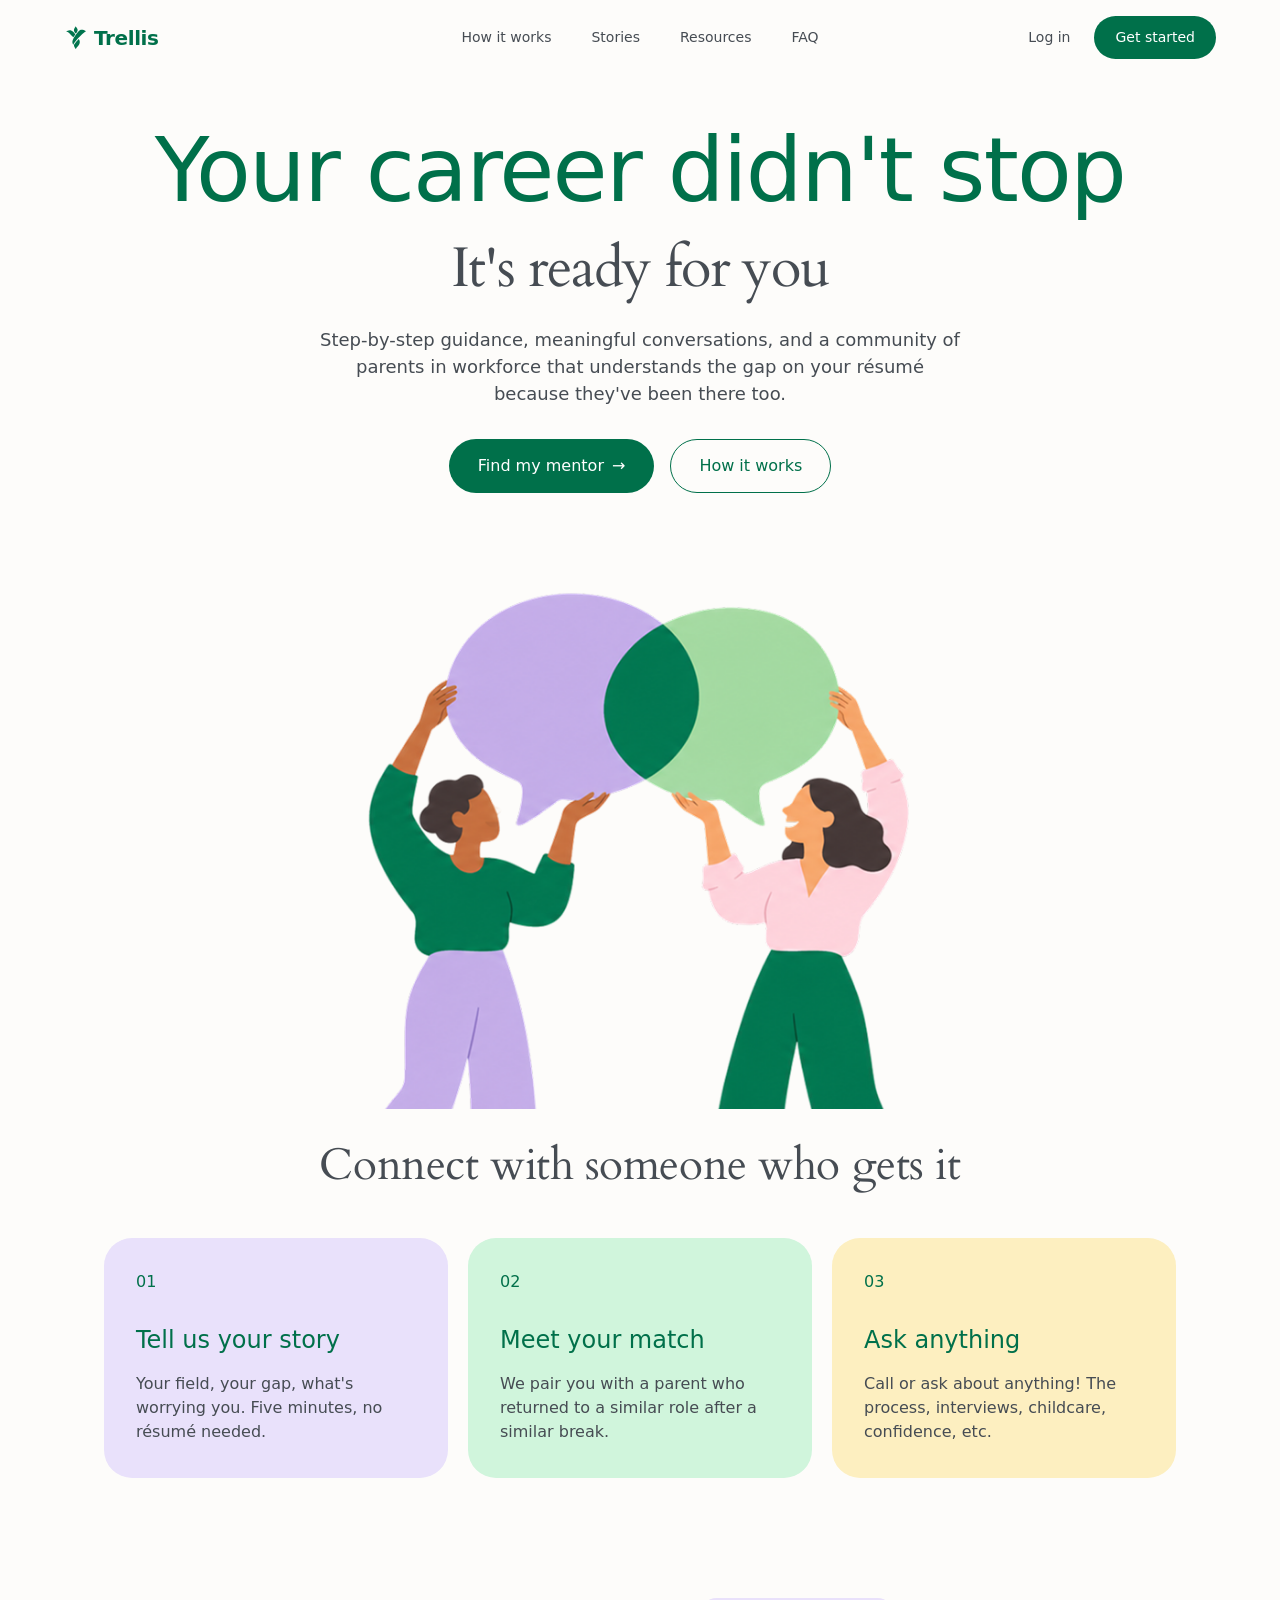
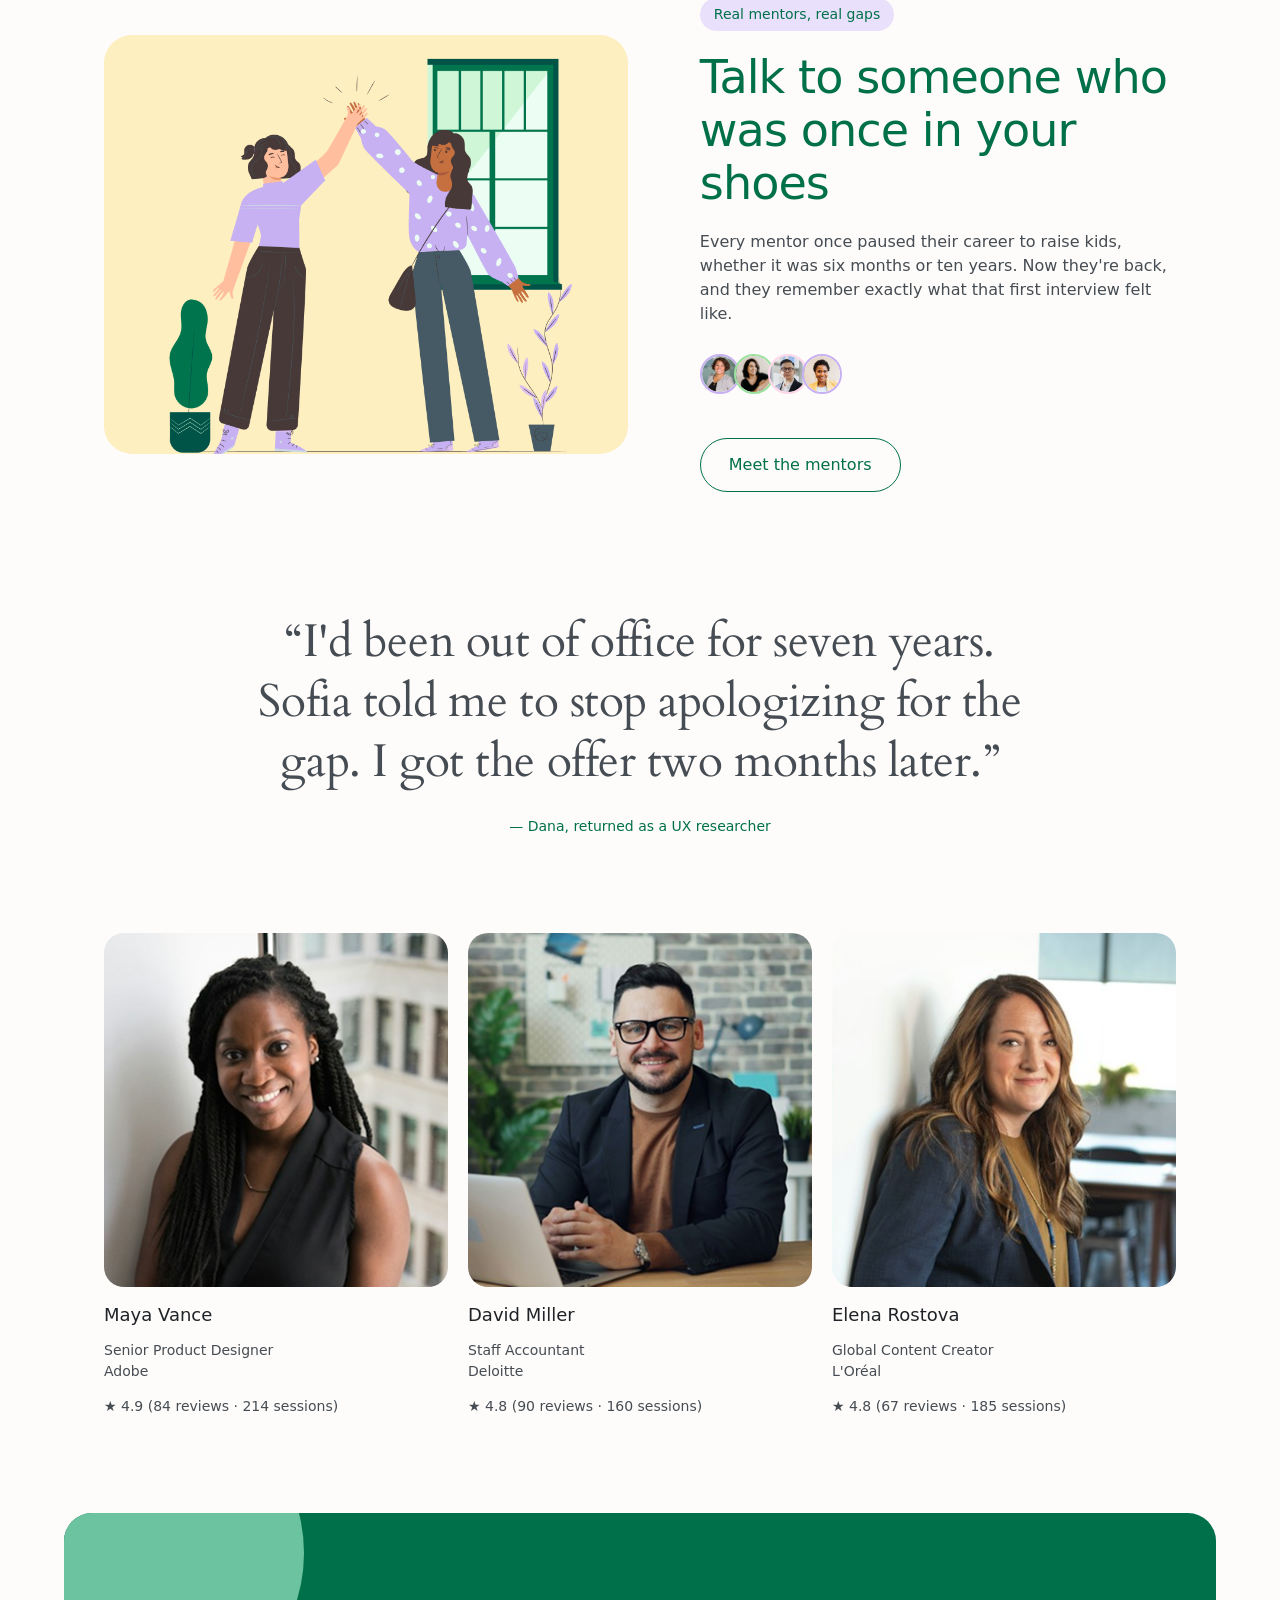
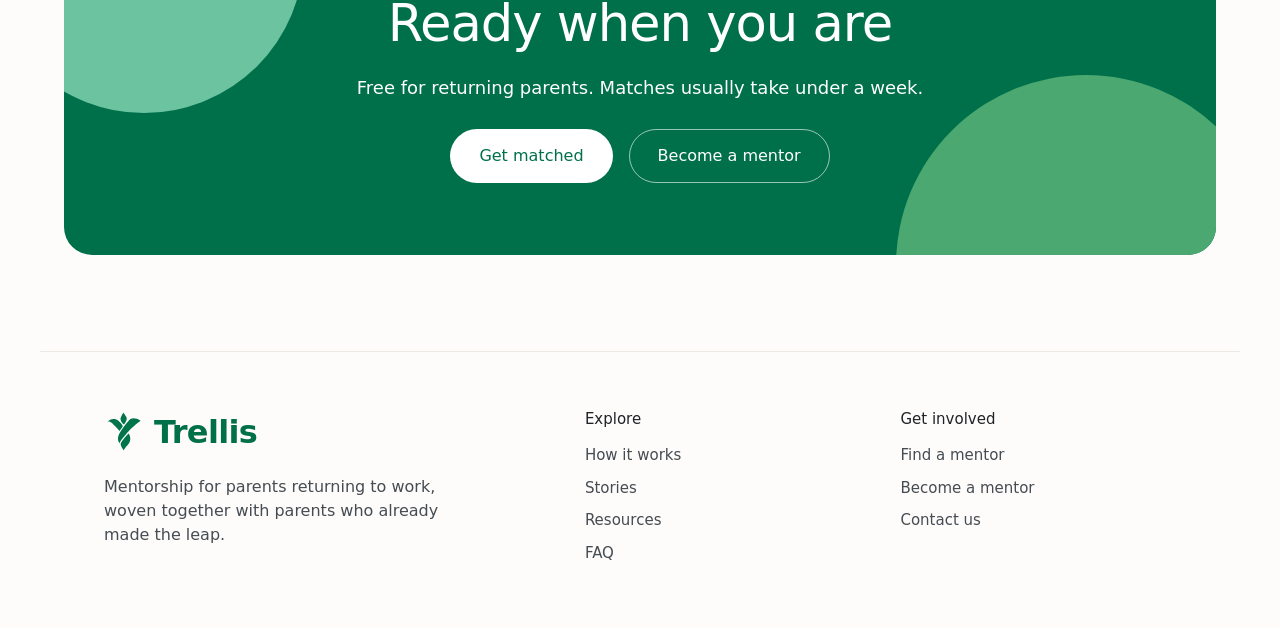
<file: index.html>
<!DOCTYPE html>
<html lang="en">
<head>
  <meta charset="utf-8">
  <meta name="viewport" content="width=device-width, initial-scale=1">
  <title>Trellis: Mentorship for parents returning to work</title>
  <link rel="preconnect" href="https://fonts.googleapis.com">
  <link rel="preconnect" href="https://fonts.gstatic.com" crossorigin>
  <link href="https://fonts.googleapis.com/css2?family=Cardo:wght@400;700&family=Google+Sans+Flex:wght@400;500;600&display=swap" rel="stylesheet">
  <link rel="stylesheet" href="style.css">
</head>
<body>

<header class="nav">
  <a class="logo" href="index.html"><img src="images/logo.svg" alt="" width="24" height="24">Trellis</a>
  <nav class="nav-links" aria-label="Primary">
    <a href="how-it-works.html">How it works</a>
    <a href="stories.html">Stories</a>
    <a href="resources.html">Resources</a>
    <a href="faq.html">FAQ</a>
  </nav>
  <div class="nav-actions">
    <a href="signup.html">Log in</a>
    <a class="btn btn-sm btn-primary" href="signup.html">Get started</a>
  </div>
</header>

<main id="top">
  <!-- Hero -->
  <section class="hero">
    <h1>Your career didn't stop <span class="serif">It's ready for you</span></h1>
    <p class="lede">Step-by-step guidance, meaningful conversations, and a community of parents in workforce that understands the gap on your résumé because they've been there too.</p>
    <div class="btn-row">
      <a class="btn btn-primary" href="signup.html">Find my mentor <span aria-hidden="true">→</span></a>
      <a class="btn btn-outline" href="how-it-works.html">How it works</a>
    </div>
    <img class="hero-art" src="images/hero-illustration.png" alt="Two women holding overlapping speech bubbles">
  </section>

  <!-- Steps -->
  <section class="steps" id="how-it-works">
    <h2 class="serif section-title">Connect with someone who gets it</h2>
    <div class="card-grid">
      <article class="step step-lavender">
        <span class="step-num">01</span>
        <h3>Tell us your story</h3>
        <p>Your field, your gap, what's worrying you. Five minutes, no résumé needed.</p>
      </article>
      <article class="step step-mint">
        <span class="step-num">02</span>
        <h3>Meet your match</h3>
        <p>We pair you with a parent who returned to a similar role after a similar break.</p>
      </article>
      <article class="step step-yellow">
        <span class="step-num">03</span>
        <h3>Ask anything</h3>
        <p>Call or ask about anything! The process, interviews, childcare, confidence, etc.</p>
      </article>
    </div>
  </section>

  <!-- Feature split -->
  <section class="split">
    <div class="split-art">
      <img src="images/mentors-illustration.png" alt="Two women high-fiving next to a window">
    </div>
    <div class="split-copy">
      <span class="chip">Real mentors, real gaps</span>
      <h2>Talk to someone who was once in your shoes</h2>
      <p>Every mentor once paused their career to raise kids, whether it was six months or ten years. Now they're back, and they remember exactly what that first interview felt like.</p>
      <div class="avatars" aria-hidden="true">
        <img src="images/avatar-1.svg" alt=""><img src="images/avatar-2.svg" alt=""><img src="images/avatar-3.svg" alt=""><img src="images/avatar-4.svg" alt="">
      </div>
      <a class="btn btn-outline" href="#mentors">Meet the mentors</a>
    </div>
  </section>

  <!-- Quote -->
  <section class="quote" id="stories">
    <blockquote class="serif">“I'd been out of office for seven years. Sofia told me to stop apologizing for the gap. I got the offer two months later.”</blockquote>
    <p class="quote-by">— Dana, returned as a UX researcher</p>
  </section>

  <!-- Mentors -->
  <section class="mentors" id="mentors">
    <article class="mentor">
      <img src="images/mentor-maya.png" alt="Maya Vance">
      <h3>Maya Vance</h3>
      <p class="role">Senior Product Designer<br>Adobe</p>
      <p class="rating">★ 4.9 (84 reviews · 214 sessions)</p>
    </article>
    <article class="mentor">
      <img src="images/mentor-david.png" alt="David Miller">
      <h3>David Miller</h3>
      <p class="role">Staff Accountant<br>Deloitte</p>
      <p class="rating">★ 4.8 (90 reviews · 160 sessions)</p>
    </article>
    <article class="mentor">
      <img src="images/mentor-elena.png" alt="Elena Rostova">
      <h3>Elena Rostova</h3>
      <p class="role">Global Content Creator<br>L'Oréal</p>
      <p class="rating">★ 4.8 (67 reviews · 185 sessions)</p>
    </article>
  </section>

  <!-- CTA -->
  <section class="cta" id="get-started">
    <h2>Ready when you are</h2>
    <p>Free for returning parents. Matches usually take under a week.</p>
    <div class="btn-row">
      <a class="btn btn-white" href="signup.html">Get matched</a>
      <a class="btn btn-ghost" href="signup.html">Become a mentor</a>
    </div>
  </section>
</main>

<footer class="footer">
  <div class="footer-brand">
    <a class="logo logo-lg" href="#top"><img src="images/logo.svg" alt="" width="40" height="40">Trellis</a>
    <p>Mentorship for parents returning to work, woven together with parents who already made the leap.</p>
  </div>
  <nav class="footer-col" aria-label="Explore">
    <h4>Explore</h4>
    <a href="how-it-works.html">How it works</a>
    <a href="stories.html">Stories</a>
    <a href="resources.html">Resources</a>
    <a href="faq.html">FAQ</a>
  </nav>
  <nav class="footer-col" aria-label="Get involved">
    <h4>Get involved</h4>
    <a href="signup.html">Find a mentor</a>
    <a href="signup.html">Become a mentor</a>
    <a href="mailto:kriuprety@gmail.com">Contact us</a>
  </nav>
</footer>

</body>
</html>
</file>
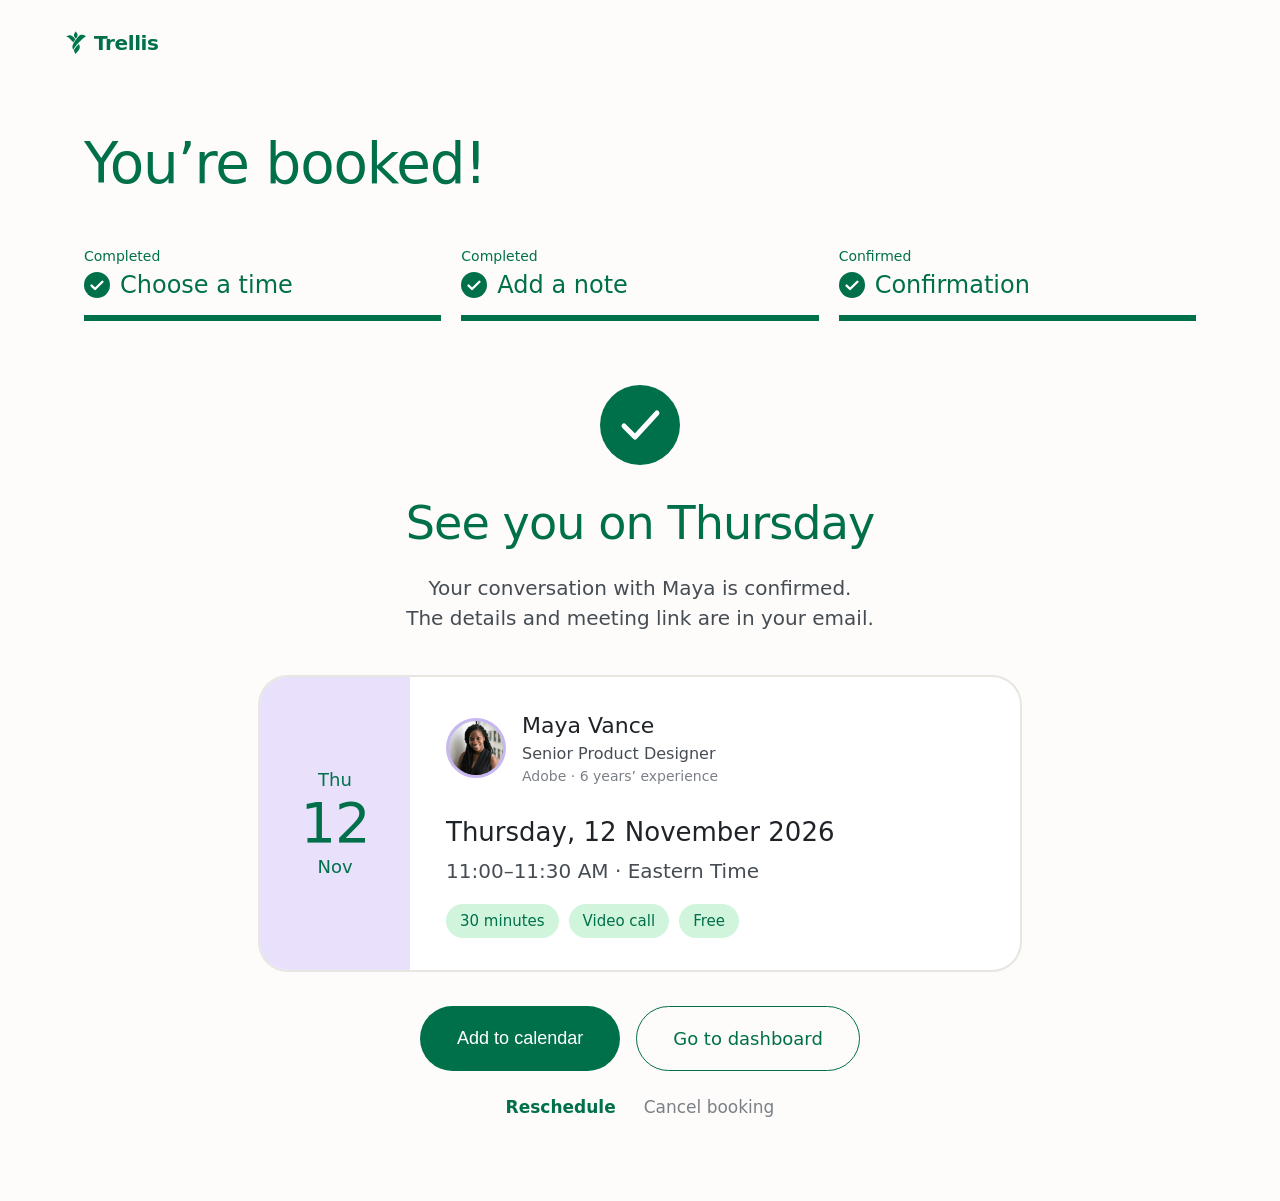
<file: book-confirmed.html>
<!DOCTYPE html>
<html lang="en">
<head>
  <meta charset="utf-8">
  <meta name="viewport" content="width=device-width, initial-scale=1">
  <title>You’re booked · Trellis</title>
  <link rel="preconnect" href="https://fonts.googleapis.com">
  <link rel="preconnect" href="https://fonts.gstatic.com" crossorigin>
  <link href="https://fonts.googleapis.com/css2?family=Cardo:wght@400;700&family=Google+Sans+Flex:wght@400;500;600&display=swap" rel="stylesheet">
  <link rel="stylesheet" href="style.css">
  <link rel="stylesheet" href="app.css">
  <link rel="stylesheet" href="book.css">
  <link rel="stylesheet" href="book-confirmed.css">
</head>
<body>
<header class="book-top"><a class="logo" href="dashboard.html"><img src="images/logo.svg" alt="" width="24" height="24">Trellis</a></header>

<main class="book">
  <h1>You’re booked!</h1>

  <ol class="stepper" aria-label="Booking steps">
    <li class="done"><span>Completed</span><b><i class="ico"></i>Choose a time</b></li>
    <li class="done"><span>Completed</span><b><i class="ico"></i>Add a note</b></li>
    <li class="done" aria-current="step"><span>Confirmed</span><b><i class="ico"></i>Confirmation</b></li>
  </ol>



  <section class="confirm" aria-labelledby="see-you">
    <svg class="big-check" viewBox="0 0 80 80" width="80" height="80" aria-hidden="true"><circle cx="40" cy="40" r="40" fill="currentColor"/><path d="M24 41l11 11 22-24" fill="none" stroke="#fff" stroke-width="5" stroke-linecap="round" stroke-linejoin="round" pathLength="1"/></svg>
    <h2 id="see-you"></h2>
    <p class="confirm-sub" id="sub"></p>

    <article class="ticket" id="ticket"></article>

    <div class="confirm-actions">
      <button class="btn btn-primary" id="cal" type="button">Add to calendar</button>
      <a class="btn btn-outline" href="dashboard.html">Go to dashboard</a>
    </div>
    <p class="confirm-links"><a id="resched" href="book.html">Reschedule</a><button type="button" id="cancel">Cancel booking</button></p>
  </section>
</main>

<script src="app.js"></script>
<script>
  const $ = id => document.getElementById(id);
  const bk = currentBooking(), m = mentorBySlug(bk.mentor), info = bookingInfo(bk);
  document.querySelectorAll('.ico').forEach(e => e.innerHTML = ICON.checkFilled(26));
  $('see-you').textContent = 'See you on ' + info.dow;
  $('sub').innerHTML = `Your conversation with ${m.first} is confirmed.<br>The details and meeting link are in your email.`;
  $('resched').href = 'book.html?mentor=' + m.slug;

  const host = u => { try { return new URL(u).hostname.replace(/^www\./, ''); } catch (e) { return u; } };
  const shared = [bk.note && `Note: “${esc(bk.note.length > 90 ? bk.note.slice(0, 90) + '…' : bk.note)}”`, bk.file && esc(bk.file), bk.link && esc(host(bk.link))].filter(Boolean);
  $('ticket').innerHTML = `<div class="when"><span>${info.dow.slice(0, 3)}</span><strong>${info.day}</strong><span>Nov</span></div>
    <div class="what">
      <div class="who"><img class="ring" src="images/mentor-${m.slug}.svg" alt=""><div><h3>${m.name}</h3><p>${m.role}</p><p class="small2">${m.co} · ${m.years} years’ experience</p></div></div>
      <p class="time">${info.long2026}</p>
      <p class="range">${info.range} · Eastern Time</p>
      <p class="meta"><span>30 minutes</span><span>Video call</span><span>Free</span></p>
      ${shared.length ? `<div class="shared"><p class="small">Shared with ${m.first}</p><ul>${shared.map(s => `<li>${s}</li>`).join('')}</ul></div>` : ''}
    </div>`;

  // Add to calendar: downloads a real .ics file (Eastern Time)
  $('cal').onclick = () => {
    const p = n => String(n).padStart(2, '0'), d = `2026-11-${p(info.day)}`.replace(/-/g, '');
    const t = ([h, mi]) => p(h) + p(mi) + '00';
    const ics = ['BEGIN:VCALENDAR', 'VERSION:2.0', 'PRODID:-//Trellis//Prototype//EN', 'BEGIN:VEVENT', `UID:${Date.now()}@trellis`,
      `DTSTAMP:${new Date().toISOString().replace(/[-:]|\.\d+/g, '')}`,
      `DTSTART;TZID=America/New_York:${d}T${t(info.start)}`, `DTEND;TZID=America/New_York:${d}T${t(info.end)}`,
      `SUMMARY:Trellis conversation with ${m.name}`, 'DESCRIPTION:30-minute video call', 'END:VEVENT', 'END:VCALENDAR'].join('\r\n');
    const a = document.createElement('a');
    a.href = URL.createObjectURL(new Blob([ics], { type: 'text/calendar' }));
    a.download = 'trellis-conversation.ics'; a.click();
  };
  $('cancel').onclick = () => { if (confirm('Cancel this booking?')) { store.set('booking', null); location.href = 'dashboard.html'; } };
</script>
</body>
</html>
</file>
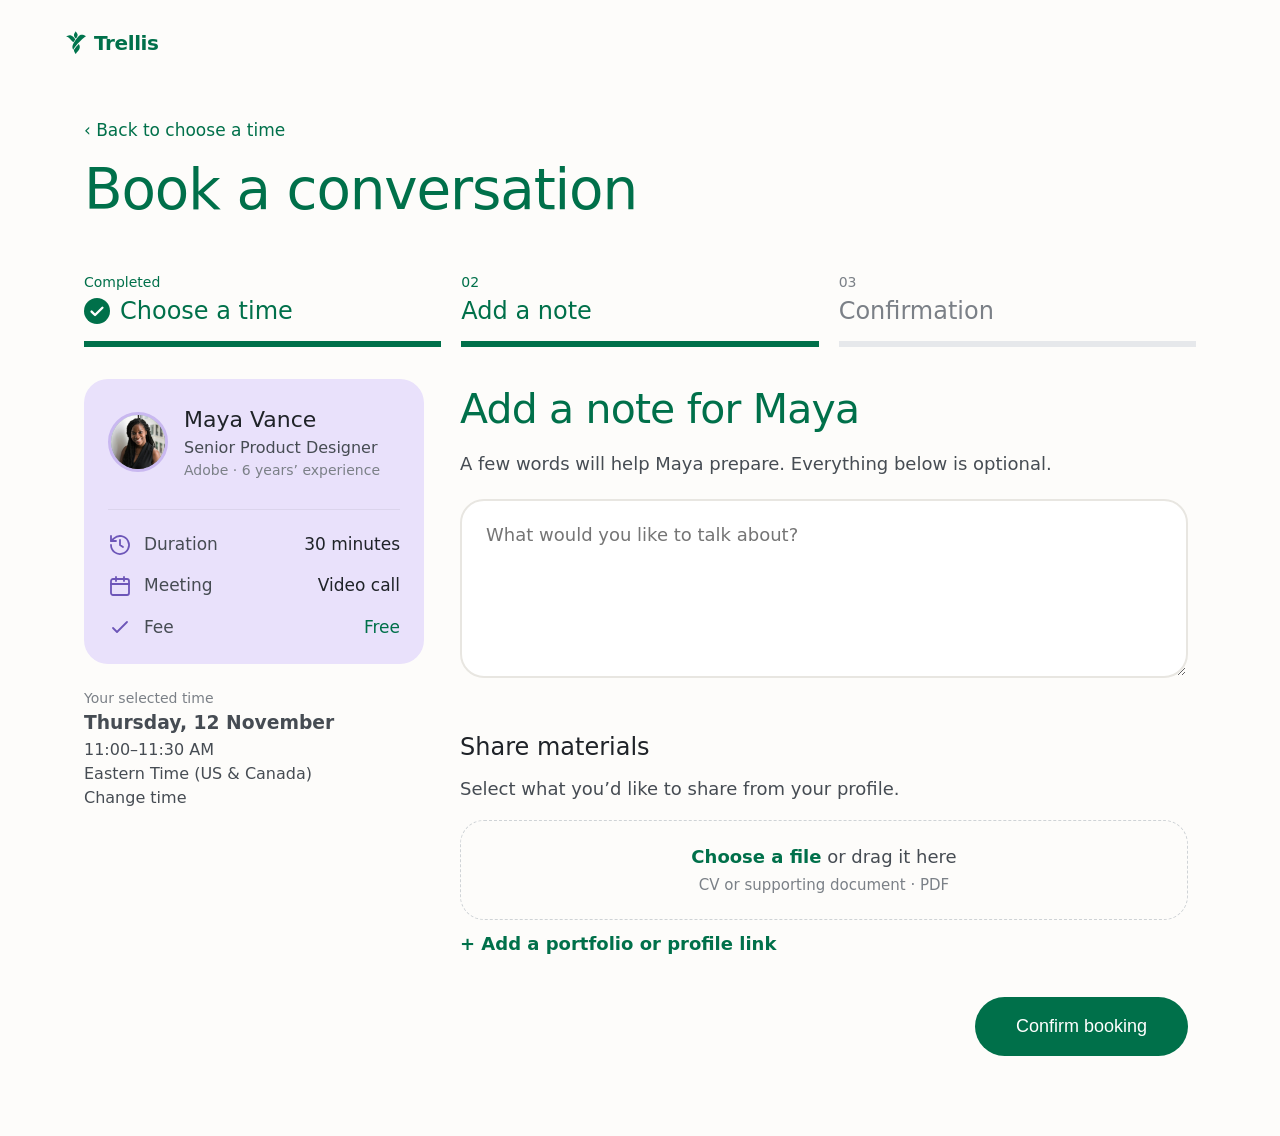
<file: book-note.html>
<!DOCTYPE html>
<html lang="en">
<head>
  <meta charset="utf-8">
  <meta name="viewport" content="width=device-width, initial-scale=1">
  <title>Add a note · Trellis</title>
  <link rel="preconnect" href="https://fonts.googleapis.com">
  <link rel="preconnect" href="https://fonts.gstatic.com" crossorigin>
  <link href="https://fonts.googleapis.com/css2?family=Cardo:wght@400;700&family=Google+Sans+Flex:wght@400;500;600&display=swap" rel="stylesheet">
  <link rel="stylesheet" href="style.css">
  <link rel="stylesheet" href="app.css">
  <link rel="stylesheet" href="book.css">
  <link rel="stylesheet" href="book-note.css">
</head>
<body>
<header class="book-top"><a class="logo" href="dashboard.html"><img src="images/logo.svg" alt="" width="24" height="24">Trellis</a></header>

<main class="book">
  <a class="back" id="back" href="book.html">‹ Back to choose a time</a>
  <h1>Book a conversation</h1>

  <ol class="stepper" aria-label="Booking steps">
    <li class="done"><span>Completed</span><b><i class="ico"></i>Choose a time</b></li>
    <li class="on" aria-current="step"><span>02</span><b>Add a note</b></li>
    <li><span>03</span><b>Confirmation</b></li>
  </ol>

  <div class="book-grid">
    <div class="book-side">
      <section class="mentor-box" id="mentor-box"></section>
      <section class="chosen" id="chosen"></section>
    </div>

    <section class="note-panel">
      <h2 id="note-h"></h2>
      <p class="note-sub" id="note-sub"></p>
      <label class="sr" for="note">Note</label>
      <textarea id="note" rows="5" placeholder="What would you like to talk about?"></textarea>

      <h3>Share materials</h3>
      <p class="note-sub">Select what you’d like to share from your profile.</p>

      <div class="drop" id="drop">
        <p><button type="button" class="pick" id="pick">Choose a file</button> or drag it here</p>
        <p class="small">CV or supporting document · PDF</p>
        <input type="file" id="file" accept="application/pdf,.pdf" hidden>
      </div>
      <div class="mat-row" id="file-row" hidden>
        <div><p class="mat-name" id="file-name"></p><p class="small">PDF · Added today</p></div>
        <span class="mat-actions"><a id="file-preview" target="_blank" rel="noopener">Preview</a><button type="button" id="file-remove">Remove</button></span>
      </div>
      <div class="mat-row" id="link-row" hidden>
        <div><p class="mat-name">My portfolio</p><p class="small">Website · Saved to your profile</p></div>
        <span class="mat-actions"><a id="link-view" target="_blank" rel="noopener">View</a><button type="button" id="link-remove">Remove</button></span>
      </div>
      <p class="err" id="err" role="alert" hidden></p>

      <button type="button" class="add-link" id="add-link">+ Add a portfolio or profile link</button>
      <form class="link-form" id="link-form" hidden>
        <input type="text" id="link-in" placeholder="https://yourportfolio.com" aria-label="Portfolio or profile link">
        <button class="btn btn-primary btn-sm" type="submit">Add</button>
      </form>

      <div class="note-foot"><button class="btn btn-primary" id="confirm" type="button" onclick="window.location.href='book-confirmed.html'">Confirm booking</button></div>
    </section>
  </div>
</main>

<script src="app.js"></script>
<script>
  const $ = id => document.getElementById(id);
  const bk = currentBooking(), m = mentorBySlug(bk.mentor), info = bookingInfo(bk);
  document.querySelectorAll('.ico').forEach(e => e.innerHTML = ICON.checkFilled(26));
  $('back').href = 'book.html?mentor=' + m.slug;
  $('mentor-box').innerHTML = mentorBoxHTML(m);
  $('chosen').innerHTML = `<p class="small">Your selected time</p><h3>${info.long}</h3><p>${info.range}</p><p class="tzline">Eastern Time (US &amp; Canada)</p><a href="book.html?mentor=${m.slug}">Change time</a>`;
  $('note-h').textContent = 'Add a note for ' + m.first;
  $('note-sub').textContent = `A few words will help ${m.first} prepare. Everything below is optional.`;

  // Materials (prototype: files stay in the browser, nothing is uploaded)
  let file = null, link = null;
  const err = t => { $('err').textContent = t; $('err').hidden = !t; };
  function setFile(f) {
    if (!f) return;
    if (f.type !== 'application/pdf' && !/\.pdf$/i.test(f.name)) { err('Please choose a PDF file.'); return; }
    err(''); file = { name: f.name };
    $('file-name').textContent = f.name; $('file-preview').href = URL.createObjectURL(f);
    $('file-row').hidden = false; $('drop').hidden = true;
  }
  $('pick').onclick = () => $('file').click();
  $('file').onchange = e => setFile(e.target.files[0]);
  ['dragenter', 'dragover'].forEach(t => $('drop').addEventListener(t, e => { e.preventDefault(); $('drop').classList.add('over'); }));
  ['dragleave', 'drop'].forEach(t => $('drop').addEventListener(t, e => { e.preventDefault(); $('drop').classList.remove('over'); }));
  $('drop').addEventListener('drop', e => setFile(e.dataTransfer.files[0]));
  $('file-remove').onclick = () => { file = null; $('file').value = ''; $('file-row').hidden = true; $('drop').hidden = false; };

  $('add-link').onclick = () => { $('link-form').hidden = false; $('add-link').hidden = true; $('link-in').focus(); };
  $('link-form').onsubmit = e => {
    e.preventDefault();
    let v = $('link-in').value.trim(); if (!v) return;
    if (!/^https?:\/\//i.test(v)) v = 'https://' + v;
    try { new URL(v); } catch (x) { err('Enter a valid link, like https://yourportfolio.com'); return; }
    err(''); link = v; $('link-view').href = v; $('link-row').hidden = false; $('link-form').hidden = true; $('link-in').value = '';
  };
  $('link-remove').onclick = () => { link = null; $('link-row').hidden = true; $('add-link').hidden = false; };

  // Everything on this step is optional, so Confirm is always available
  $('confirm').onclick = () => {
    store.set('booking', { ...bk, note: $('note').value.trim(), file: file && file.name, link, confirmed: true });
    location.href = 'book-confirmed.html';
  };
</script>
</body>
</html>
</file>
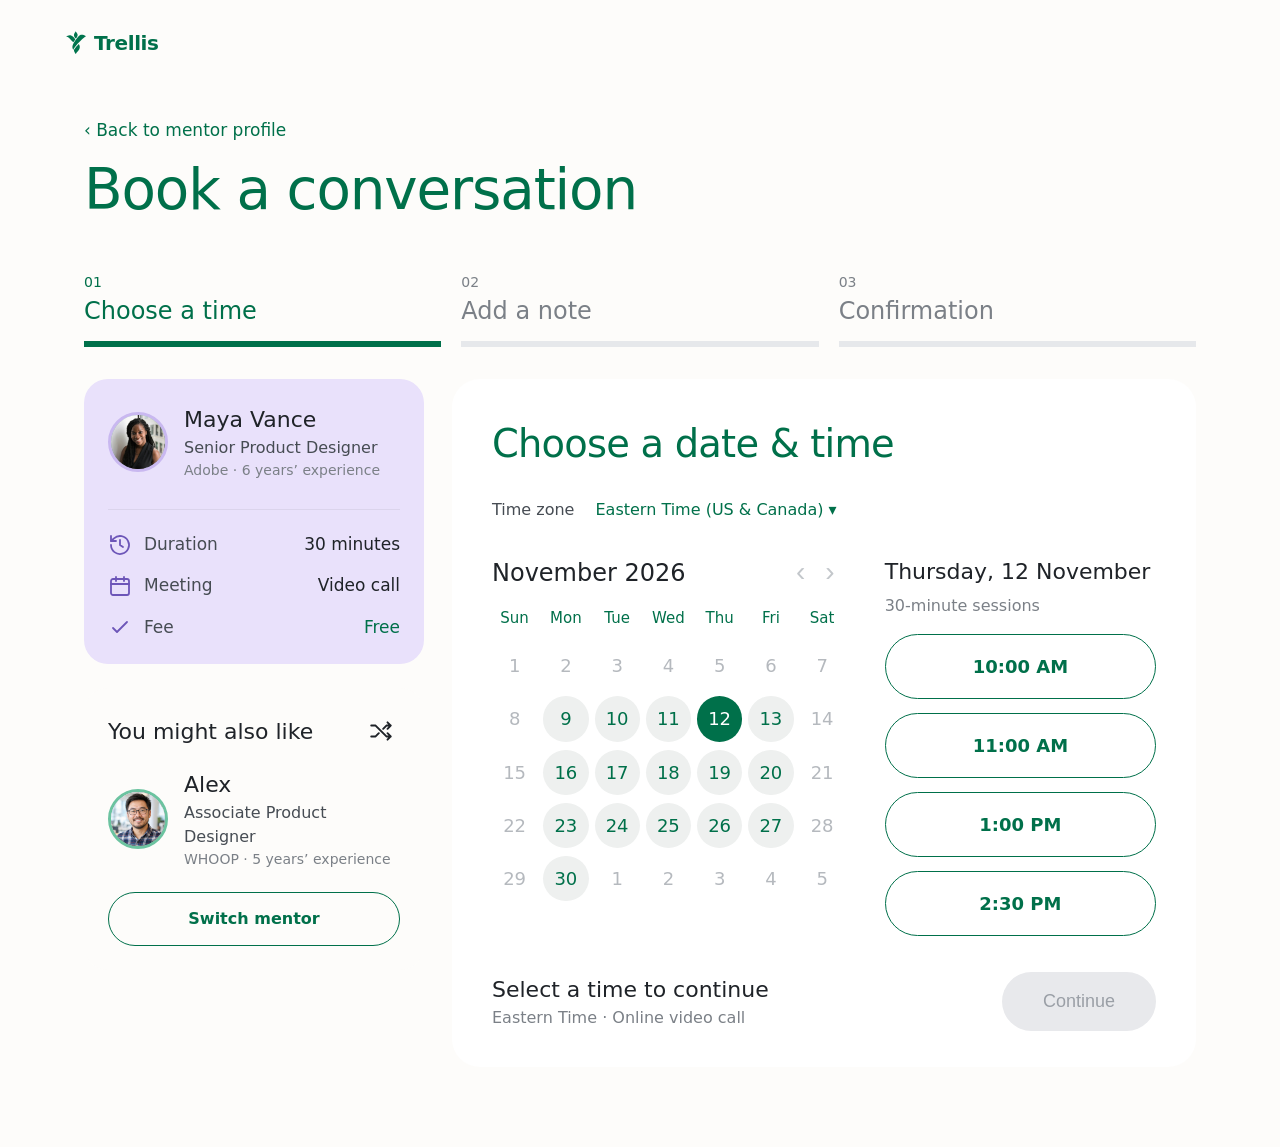
<file: book.html>
<!DOCTYPE html>
<html lang="en">
<head>
  <meta charset="utf-8">
  <meta name="viewport" content="width=device-width, initial-scale=1">
  <link rel="preconnect" href="https://fonts.googleapis.com">
  <link rel="preconnect" href="https://fonts.gstatic.com" crossorigin>
  <link href="https://fonts.googleapis.com/css2?family=Cardo:wght@400;700&family=Google+Sans+Flex:wght@400;500;600&display=swap" rel="stylesheet">
  <link rel="stylesheet" href="style.css">
  <link rel="stylesheet" href="app.css">
  <title>Book a conversation · Trellis</title>
  <link rel="stylesheet" href="book.css">
</head>
<body>
<header class="book-top"><a class="logo" href="dashboard.html"><img src="images/logo.svg" alt="" width="24" height="24">Trellis</a></header>

<main class="book">
  <a class="back" href="find-mentor.html" id="back">‹ Back to mentor profile</a>
  <h1>Book a conversation</h1>

  <ol class="stepper" aria-label="Booking steps">
    <li class="on" aria-current="step"><span>01</span><b>Choose a time</b></li>
    <li><span>02</span><b>Add a note</b></li>
    <li><span>03</span><b>Confirmation</b></li>
  </ol>

  <div class="book-grid">
    <div class="book-side">
      <section class="mentor-box" id="mentor-box"></section>
      <section class="also" id="also"></section>
    </div>

    <section class="picker">
      <h2>Choose a date &amp; time</h2>
      <p class="tz">Time zone <button type="button" class="tz-btn">Eastern Time (US &amp; Canada) ▾</button></p>
      <div class="picker-cols">
        <div class="cal">
          <div class="cal-head"><h3>November 2026</h3><span class="cal-nav"><button type="button" aria-label="Previous month" disabled>‹</button><button type="button" aria-label="Next month" disabled>›</button></span></div>
          <div class="cal-grid" id="cal"></div>
        </div>
        <div class="times">
          <h3 id="day-h"></h3>
          <p class="small">30-minute sessions</p>
          <div class="slots" id="slots"></div>
        </div>
      </div>
      <div class="picker-foot">
        <div><p class="sum" id="sum">Select a time to continue</p><p class="small" id="sum-sub">Eastern Time · Online video call</p></div>
        <button class="btn btn-primary" id="go" type="button" disabled>Continue</button>
      </div>
    </section>
  </div>
</main>

<script src="app.js"></script>
<script>
  const slug = new URLSearchParams(location.search).get('mentor') || 'maya';
  const m = mentorBySlug(slug);
  document.getElementById('back').href = 'find-mentor.html?mentor=' + m.slug;
  document.getElementById('mentor-box').innerHTML = `
    <div class="mb-head"><img class="ring" src="images/mentor-${m.slug}.svg" alt=""><div><h3>${m.name}</h3><p>${m.role}</p><p class="small2">${m.co} · ${m.years} years’ experience</p></div></div>
    <dl><div><dt>${ICON.history(24)}Duration</dt><dd>30 minutes</dd></div>
    <div><dt>${ICON.cal(24)}Meeting</dt><dd>Video call</dd></div>
    <div><dt>${ICON.check(24)}Fee</dt><dd class="free">Free</dd></div></dl>`;

  // "You might also like": shuffle cycles through the other mentors
  const others = MENTORS.filter(x => x.slug !== m.slug); let oi = 0;
  function renderAlso() {
    const o = others[oi];
    document.getElementById('also').innerHTML = `<div class="also-head"><h3>You might also like</h3><button class="icon-btn" type="button" id="shuffle" aria-label="Show another mentor">${ICON.shuffle(26)}</button></div>
      <div class="also-body"><img class="ring green" src="images/mentor-${o.slug}.svg" alt=""><div><h4>${o.first}</h4><p>${o.role}</p><p class="small2">${o.co} · ${o.years} years’ experience</p></div></div>
      <a class="btn btn-line btn-full" href="book.html?mentor=${o.slug}">Switch mentor</a>`;
    document.getElementById('shuffle').onclick = () => { oi = (oi + 1) % others.length; renderAlso(); };
  }
  renderAlso();

  // Calendar for November 2026 (Nov 1 is a Sunday). Weekdays from the 9th onward are open.
  const DOW = ['Sunday', 'Monday', 'Tuesday', 'Wednesday', 'Thursday', 'Friday', 'Saturday'];
  const SLOTS = [[10, 0], [11, 0], [13, 0], [14, 30]];
  let day = 12, slot = null;
  const fmt = (h, mi) => ({ t: ((h + 11) % 12 + 1) + ':' + String(mi).padStart(2, '0'), ap: h < 12 ? 'AM' : 'PM' });
  const cal = document.getElementById('cal');
  function renderCal() {
    let html = ['Sun', 'Mon', 'Tue', 'Wed', 'Thu', 'Fri', 'Sat'].map(d => '<span class="dow">' + d + '</span>').join('');
    for (let c = 0; c < 35; c++) {
      const d = c < 30 ? c + 1 : c - 29, inMonth = c < 30, wd = c % 7;
      const open = inMonth && wd > 0 && wd < 6 && d >= 9;
      html += open ? `<button type="button" class="day${d === day ? ' sel' : ''}" data-d="${d}" aria-pressed="${d === day}">${d}</button>` : `<span class="day off">${d}</span>`;
    }
    cal.innerHTML = html;
  }
  function renderTimes() {
    const wd = new Date(2026, 10, day).getDay();
    document.getElementById('day-h').textContent = DOW[wd] + ', ' + day + ' November';
    document.getElementById('slots').innerHTML = SLOTS.map((s, n) => { const f = fmt(...s); return `<button type="button" class="slot${slot === n ? ' sel' : ''}" data-n="${n}">${f.t} ${f.ap}</button>`; }).join('');
    const sum = document.getElementById('sum'), go = document.getElementById('go');
    if (slot === null) { sum.textContent = 'Select a time to continue'; go.disabled = true; return; }
    const [h, mi] = SLOTS[slot], s = fmt(h, mi), e = fmt(...(mi === 30 ? [h + 1, 0] : [h, 30]));
    sum.textContent = DOW[wd].slice(0, 3) + ', ' + day + ' Nov · ' + s.t + '–' + e.t + ' ' + e.ap;
    go.disabled = false;
  }
  cal.addEventListener('click', e => { const b = e.target.closest('.day[data-d]'); if (b) { day = +b.dataset.d; slot = null; renderCal(); renderTimes(); } });
  document.getElementById('slots').addEventListener('click', e => { const b = e.target.closest('.slot'); if (b) { slot = +b.dataset.n; renderTimes(); } });
  document.getElementById('go').addEventListener('click', () => {
  if (slot === null) return;
  store.set('booking', { mentor: m.slug, day, slot: SLOTS[slot] });
  location.href = 'book-note.html';
});

  renderCal(); renderTimes();
</script>
</body>
</html>
</file>
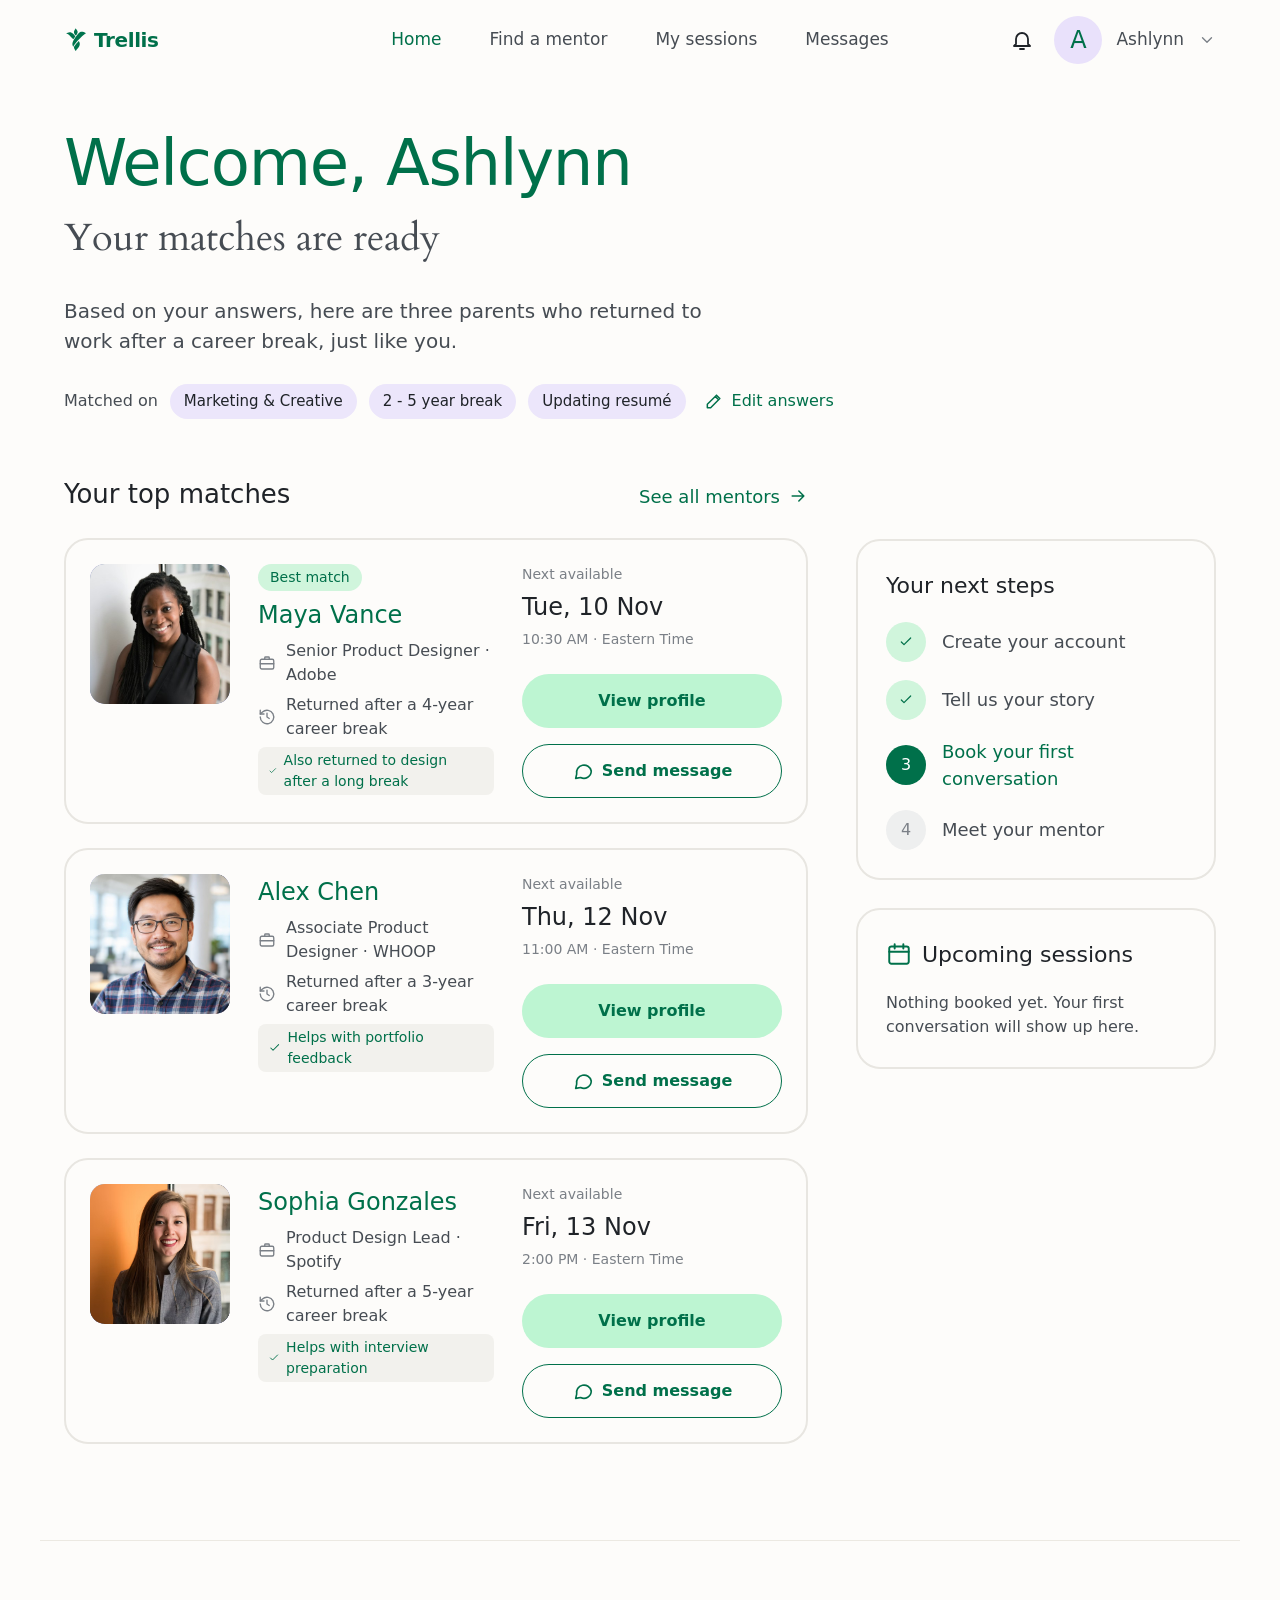
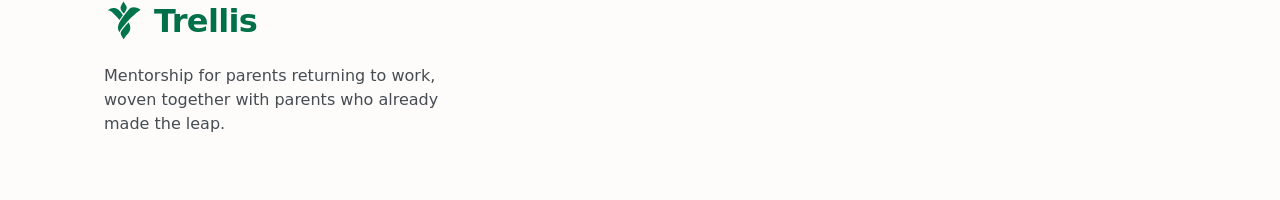
<file: dashboard.html>
<!DOCTYPE html>
<html lang="en">
<head>
  <meta charset="utf-8">
  <meta name="viewport" content="width=device-width, initial-scale=1">
  <link rel="preconnect" href="https://fonts.googleapis.com">
  <link rel="preconnect" href="https://fonts.gstatic.com" crossorigin>
  <link href="https://fonts.googleapis.com/css2?family=Cardo:wght@400;700&family=Google+Sans+Flex:wght@400;500;600&display=swap" rel="stylesheet">
  <link rel="stylesheet" href="style.css">
  <link rel="stylesheet" href="app.css">
  <title>Home · Trellis</title>
  <link rel="stylesheet" href="dashboard.css">
</head>
<body>
<header class="app-nav" id="app-nav"></header>

<main class="dash" id="top">
  <section class="dash-hero">
    <h1>Welcome, <span id="name">Ashlynn</span></h1>
    <p class="serif sub">Your matches are ready</p>
    <p class="intro">Based on your answers, here are three parents who returned to work after a career break, just like you.</p>
    <div class="matched">
      <span>Matched on</span>
      <span class="pill" id="p-field"></span><span class="pill" id="p-gap"></span><span class="pill" id="p-help"></span>
      <a class="edit" id="edit" href="onboarding.html?edit=1"></a>
    </div>
  </section>

  <div class="dash-grid" id="dash-grid">
    <section aria-labelledby="matches-h">
      <div class="list-head"><h2 id="matches-h">Your top matches</h2><a class="link-arrow" id="see-all" href="find-mentor.html">See all mentors </a></div>
      <div class="mlist" id="mlist"></div>
    </section>

    <aside class="side">
      <section class="preview" id="preview" aria-live="polite" hidden></section>
      <section class="panel">
        <h2>Your next steps</h2>
        <ol class="steps-list">
          <li class="done"><span class="dot" id="d1"></span>Create your account</li>
          <li class="done"><span class="dot" id="d2"></span>Tell us your story</li>
          <li class="current"><span class="dot">3</span>Book your first conversation</li>
          <li><span class="dot">4</span>Meet your mentor</li>
        </ol>
      </section>
      <section class="panel">
        <h2 class="with-icon" id="cal-h"></h2>
        <p>Nothing booked yet. Your first conversation will show up here.</p>
      </section>
    </aside>
  </div>
</main>

<footer class="footer">
  <div class="footer-brand">
    <a class="logo logo-lg" href="#top"><img src="images/logo.svg" alt="" width="40" height="40">Trellis</a>
    <p>Mentorship for parents returning to work, woven together with parents who already made the leap.</p>
  </div>


</footer>

<script src="app.js"></script>
<script>
  mountNav('home');
  document.getElementById('name').textContent = store.get('name', 'Ashlynn');
  const a = store.get('answers', {});
  const gapLabel = { 'Under 2 years': 'Under 2 year break', '2 - 5 years': '2 - 5 year break', '5 - 10 years': '5 - 10 year break', '10+ years': '10+ year break', 'I haven’t taken a break': 'No career break' };
  document.getElementById('p-field').textContent = a.field || 'Marketing & Creative';
  document.getElementById('p-gap').textContent = gapLabel[a.gap] || '2 - 5 year break';
  document.getElementById('p-help').textContent = a.help || 'Updating resumé';
  document.getElementById('edit').innerHTML = ICON.pencil(20) + 'Edit answers';
  document.getElementById('see-all').insertAdjacentHTML('beforeend', ICON.arrow(20));
  document.getElementById('cal-h').innerHTML = ICON.cal(26) + 'Upcoming sessions';
  ['d1', 'd2'].forEach(id => document.getElementById(id).innerHTML = ICON.check(16));
  const list = document.getElementById('mlist'), prev = document.getElementById('preview');
  const top3 = MENTORS.slice(0, 3);
  let current = null;

  function renderList() {
    list.innerHTML = top3.map((m, n) => mentorCard(m, { best: n === 0, selected: m.slug === current })).join('');
  }
  function renderPreview() {
    document.getElementById('dash-grid').classList.toggle('has-preview', !!current);
    if (!current) { prev.hidden = true; prev.innerHTML = ''; return; }
    const m = mentorBySlug(current);
    prev.innerHTML = `<button class="prev-close" type="button" aria-label="Close profile">×</button>
      <img src="images/mentor-${m.slug}.svg" alt="${m.name}">
      <h2>${m.name}</h2><p class="prev-role">${m.role} · ${m.co}</p>
      <blockquote>${m.quote}</blockquote>
      <a class="btn btn-primary btn-full" href="book.html?mentor=${m.slug}">Book a Conversation</a>
      <a class="btn btn-line btn-full" href="book.html?mentor=${m.slug}">View Full Schedule</a>`
      ;
    prev.hidden = false;
  }
  function select(slug, refocus) {
    current = slug; renderList(); renderPreview();
    if (refocus) list.querySelector('.mcard.is-selected')?.focus();
    // On narrow screens the panel sits below the list, so bring it into view
    if (slug && window.matchMedia('(max-width: 1000px)').matches) prev.scrollIntoView({ behavior: 'smooth', block: 'start' });
  }
  list.addEventListener('click', e => {
    const view = e.target.closest('[data-view]');
    if (view) { e.preventDefault(); select(view.dataset.view); return; }
    const card = e.target.closest('.mcard');
    if (card && !e.target.closest('a')) select(card.dataset.slug);
  });
  list.addEventListener('keydown', e => {
    if ((e.key === 'Enter' || e.key === ' ') && e.target.classList.contains('mcard')) { e.preventDefault(); select(e.target.dataset.slug, true); }
  });
  prev.addEventListener('click', e => { if (e.target.closest('.prev-close')) select(null, false); });
  renderList();
</script>
</body>
</html>
</file>
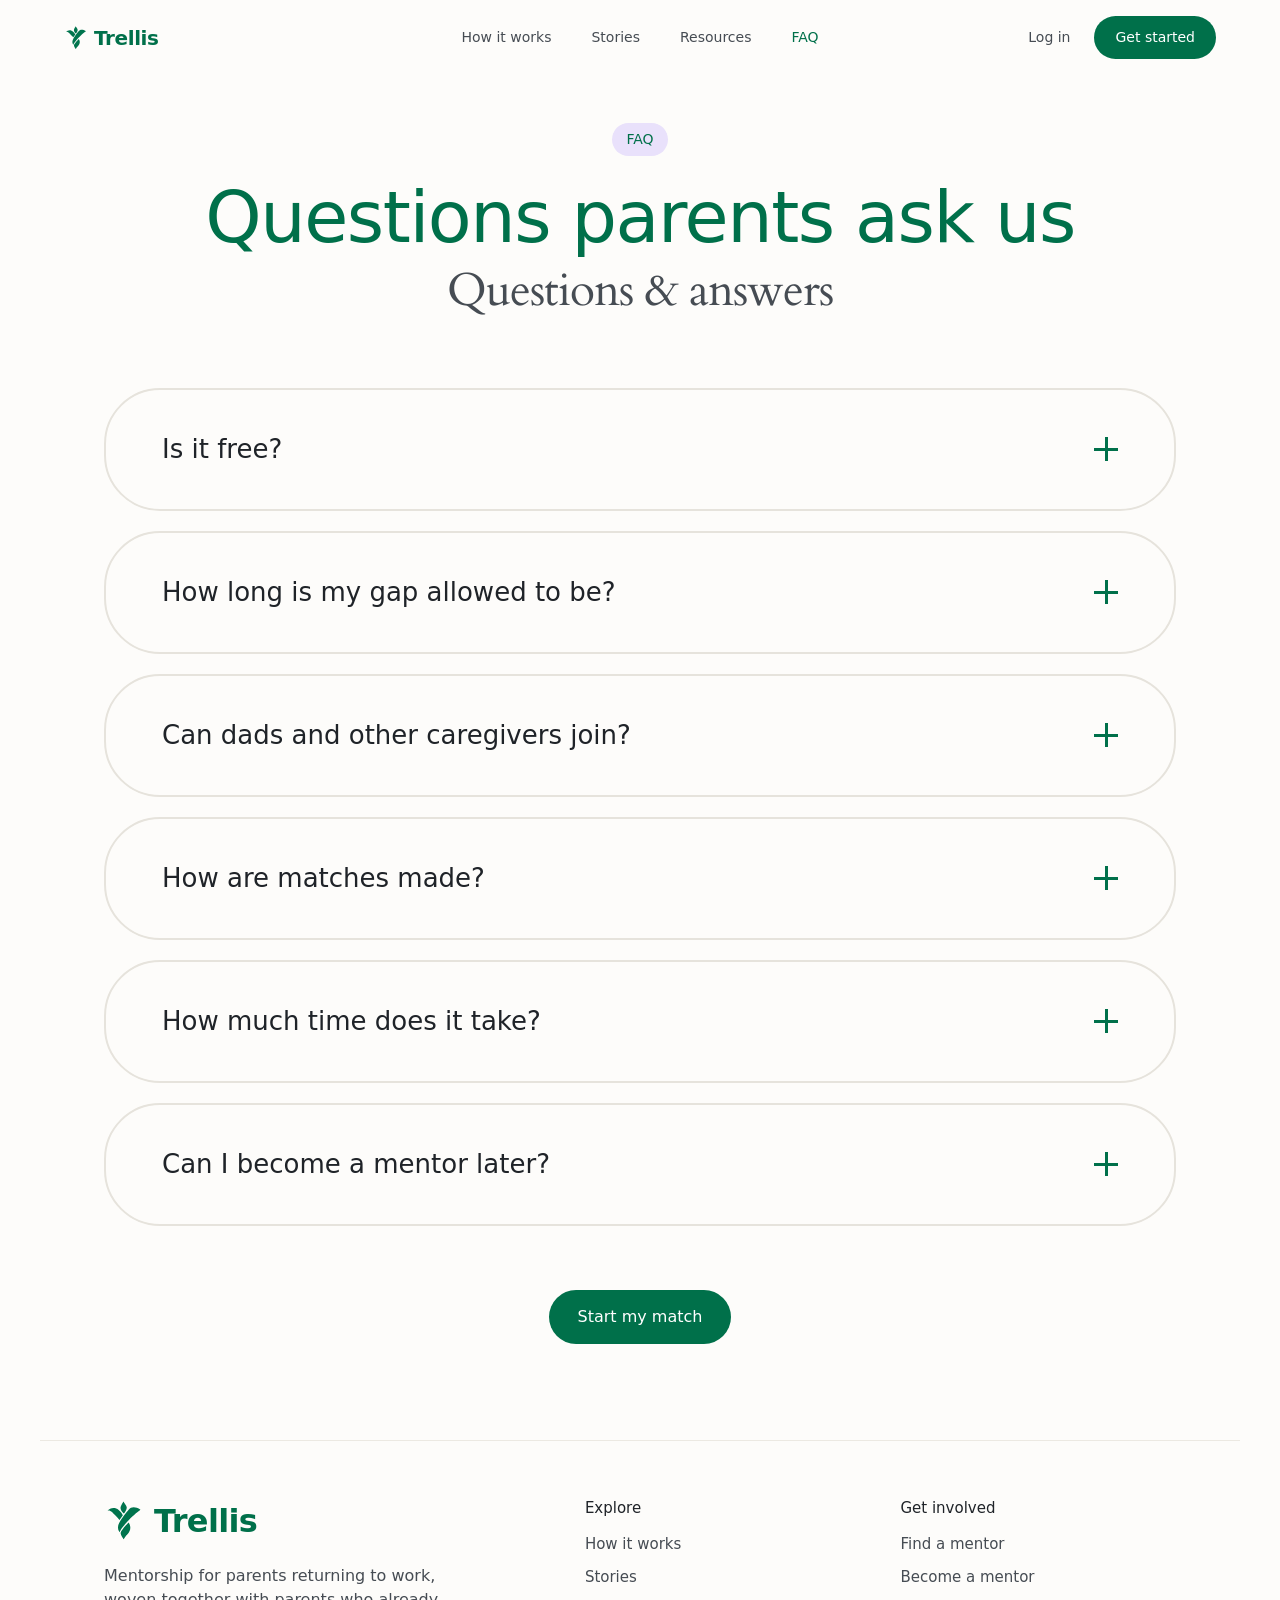
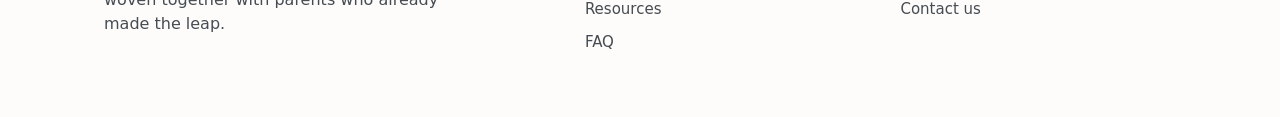
<file: faq.html>
<!DOCTYPE html>
<html lang="en">
<head>
  <meta charset="utf-8">
  <meta name="viewport" content="width=device-width, initial-scale=1">
  <title>FAQ · Trellis</title>
  <link rel="preconnect" href="https://fonts.googleapis.com">
  <link rel="preconnect" href="https://fonts.gstatic.com" crossorigin>
  <link href="https://fonts.googleapis.com/css2?family=Cardo:wght@400;700&family=Google+Sans+Flex:wght@400;500;600&display=swap" rel="stylesheet">
  <link rel="stylesheet" href="style.css">
  <link rel="stylesheet" href="faq.css">
</head>
<body>

<header class="nav">
  <a class="logo" href="index.html"><img src="images/logo.svg" alt="" width="24" height="24">Trellis</a>
  <nav class="nav-links" aria-label="Primary">
    <a href="how-it-works.html">How it works</a>
    <a href="stories.html">Stories</a>
    <a href="resources.html">Resources</a>
    <a href="faq.html" aria-current="page">FAQ</a>
  </nav>
  <div class="nav-actions">
    <a href="signup.html">Log in</a>
    <a class="btn btn-sm btn-primary" href="signup.html">Get started</a>
  </div>
</header>

<main id="top">
  <section class="page-hero">
    <span class="chip">FAQ</span>
    <h1>Questions parents ask us <span class="serif">Questions &amp; answers</span></h1>
  </section>

  <section class="faq-list" aria-label="Frequently asked questions">
    <details class="faq-item">
      <summary>Is it free?</summary>
      <p>Yes! It’s free for returning parents. Mentors volunteer their time.</p>
    </details>
    <details class="faq-item">
      <summary>How long is my gap allowed to be?</summary>
      <p>Any length is welcome. Our mentors’ gaps range from six months to twelve years.</p>
    </details>
    <details class="faq-item">
      <summary>Can dads and other caregivers join?</summary>
      <p>Absolutely! Any parent or caregiver returning to work is welcome.</p>
    </details>
    <details class="faq-item">
      <summary>How are matches made?</summary>
      <p>We look at your field, the length of your gap, and your family setup, then pair you with a mentor whose path is closest to yours.</p>
    </details>
    <details class="faq-item">
      <summary>How much time does it take?</summary>
      <p>Most pairs talk for about an hour every two weeks. You and your mentor set the pace together.</p>
    </details>
    <details class="faq-item">
      <summary>Can I become a mentor later?</summary>
      <p>Yes. Many of our mentors started as mentees. Once you’re back at work and ready to give back, you can sign up to mentor.</p>
    </details>
  </section>

  <div class="faq-cta">
    <a class="btn btn-primary" href="signup.html">Start my match</a>
  </div>
</main>

<footer class="footer">
  <div class="footer-brand">
    <a class="logo logo-lg" href="#top"><img src="images/logo.svg" alt="" width="40" height="40">Trellis</a>
    <p>Mentorship for parents returning to work, woven together with parents who already made the leap.</p>
  </div>
  <nav class="footer-col" aria-label="Explore">
    <h4>Explore</h4>
    <a href="how-it-works.html">How it works</a>
    <a href="stories.html">Stories</a>
    <a href="resources.html">Resources</a>
    <a href="faq.html">FAQ</a>
  </nav>
  <nav class="footer-col" aria-label="Get involved">
    <h4>Get involved</h4>
    <a href="signup.html">Find a mentor</a>
    <a href="signup.html">Become a mentor</a>
    <a href="mailto:kriuprety@gmail.com">Contact us</a>
  </nav>
</footer>

</body>
</html>
</file>
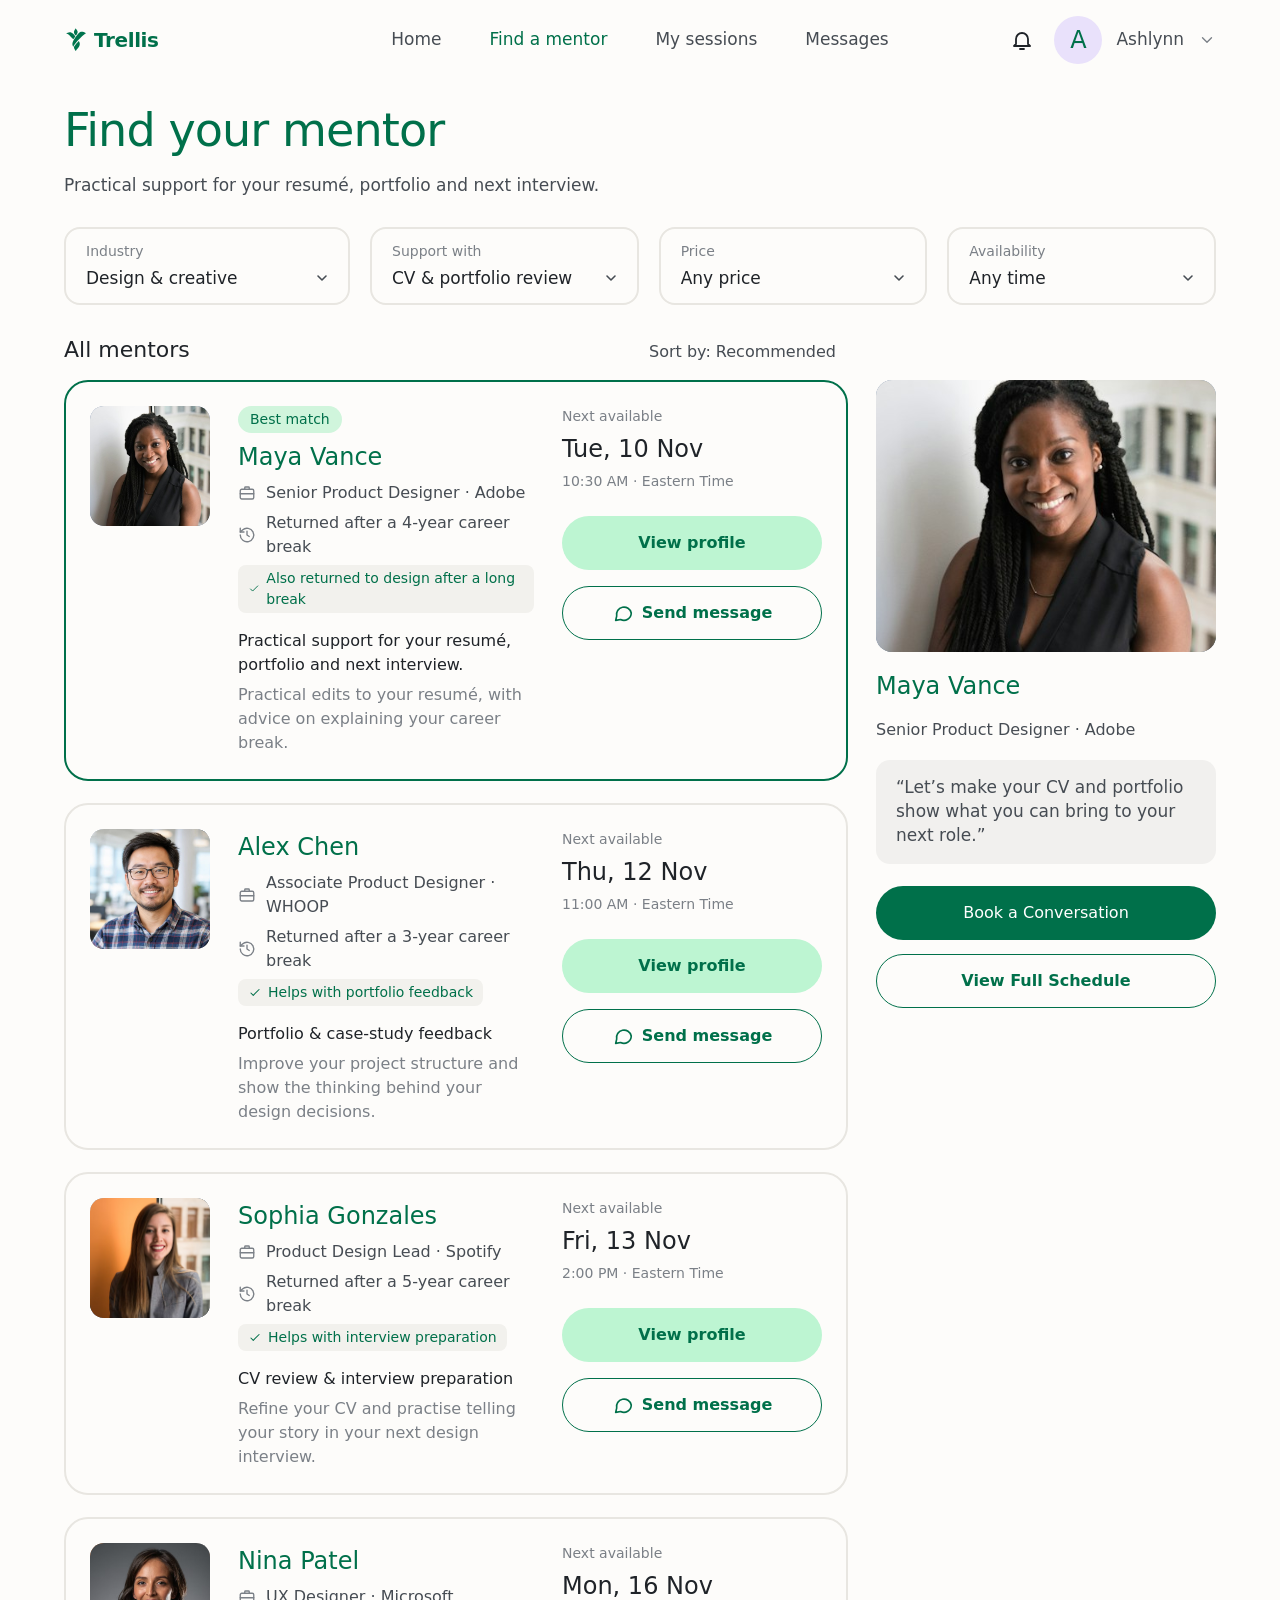
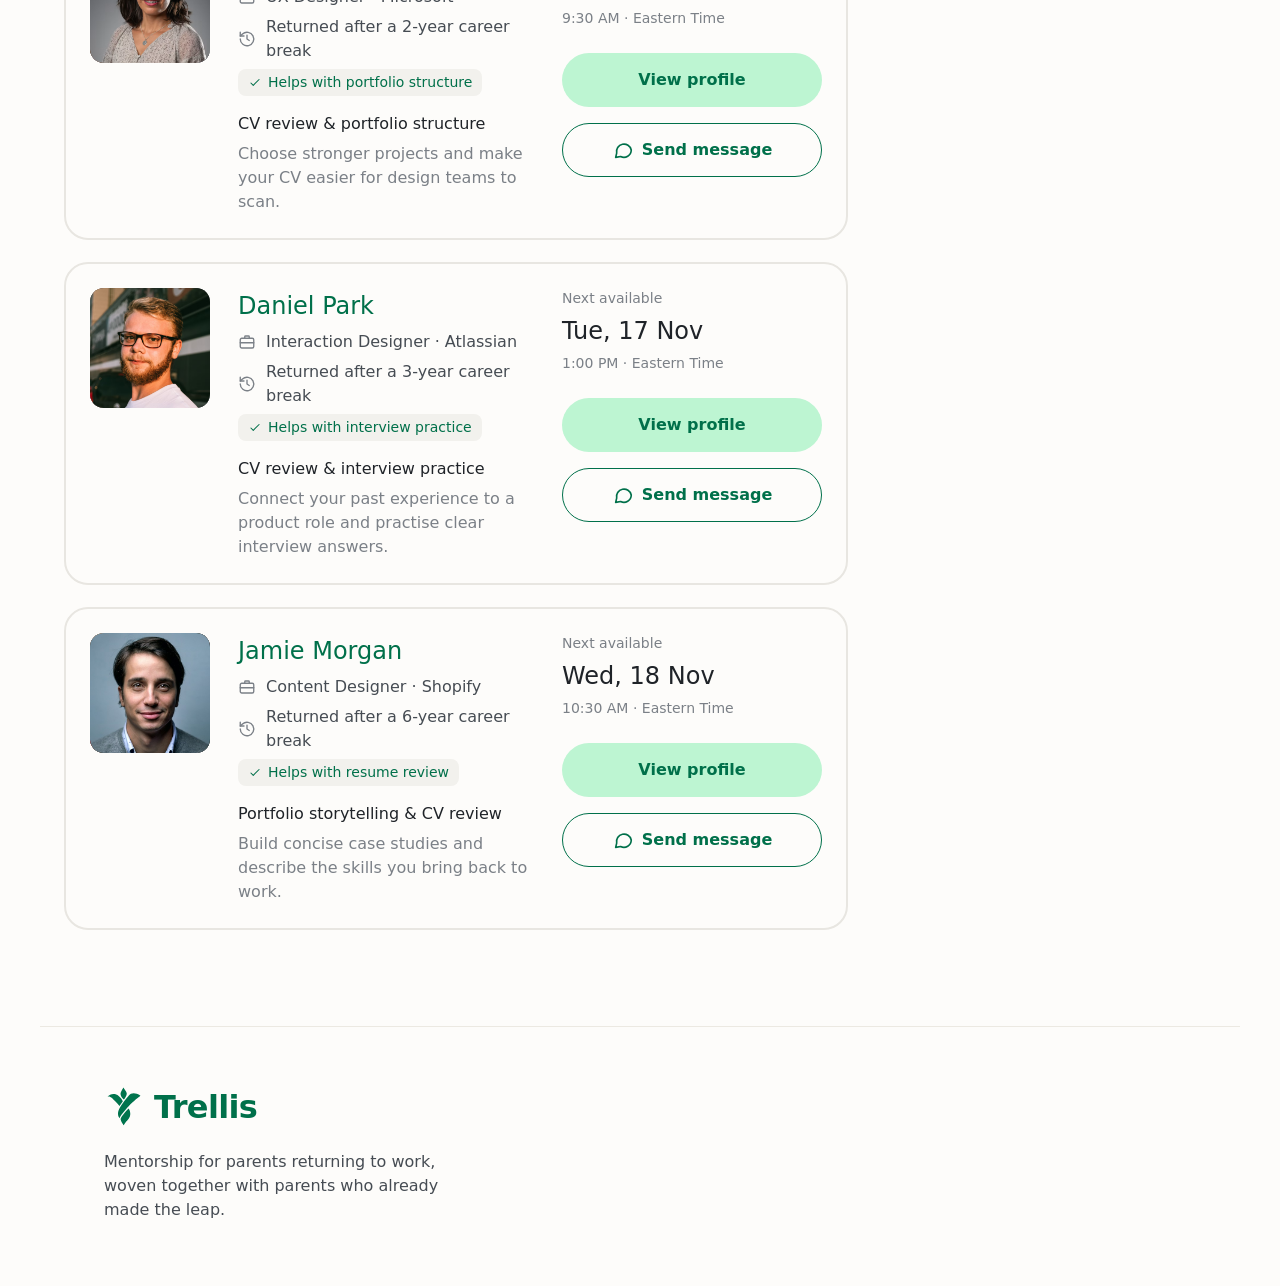
<file: find-mentor.html>
<!DOCTYPE html>
<html lang="en">
<head>
  <meta charset="utf-8">
  <meta name="viewport" content="width=device-width, initial-scale=1">
  <link rel="preconnect" href="https://fonts.googleapis.com">
  <link rel="preconnect" href="https://fonts.gstatic.com" crossorigin>
  <link href="https://fonts.googleapis.com/css2?family=Cardo:wght@400;700&family=Google+Sans+Flex:wght@400;500;600&display=swap" rel="stylesheet">
  <link rel="stylesheet" href="style.css">
  <link rel="stylesheet" href="app.css">
  <title>Find a mentor · Trellis</title>
  <link rel="stylesheet" href="find-mentor.css">
</head>
<body>
<header class="app-nav" id="app-nav"></header>

<main class="find" id="top">
  <h1>Find your mentor</h1>
  <p class="find-sub">Practical support for your resumé, portfolio and next interview.</p>

  <div class="filters-row">
    <label class="sel"><span>Industry</span><select><option>Design &amp; creative</option><option>Technology &amp; Engineering</option><option>Marketing &amp; Creative</option><option>Finance &amp; Business</option><option>Education</option><option>Healthcare</option></select></label>
    <label class="sel"><span>Support with</span><select><option>CV &amp; portfolio review</option><option>Interview preparation</option><option>Networking</option><option>Rebuilding confidence</option></select></label>
    <label class="sel"><span>Price</span><select><option>Any price</option><option>Free</option></select></label>
    <label class="sel"><span>Availability</span><select><option>Any time</option><option>This week</option><option>Next week</option></select></label>
  </div>

  <div class="results-head"><h2>All mentors</h2><span>Sort by: Recommended</span></div>

  <div class="find-grid">
    <div class="mlist" id="mlist"></div>
    <aside class="preview" id="preview" aria-live="polite"></aside>
  </div>
</main>

<footer class="footer">
  <div class="footer-brand">
    <a class="logo logo-lg" href="#top"><img src="images/logo.svg" alt="" width="40" height="40">Trellis</a>
    <p>Mentorship for parents returning to work, woven together with parents who already made the leap.</p>
  </div>

</footer>

<script src="app.js"></script>
<script>
  mountNav('find');
  let current = new URLSearchParams(location.search).get('mentor') || 'maya';
  const list = document.getElementById('mlist'), prev = document.getElementById('preview');

  function render() {
    list.innerHTML = MENTORS.map((m, n) => mentorCard(m, { best: n === 0, detail: true, selected: m.slug === current })).join('');
    const m = mentorBySlug(current);
    prev.innerHTML = `<img src="images/mentor-${m.slug}.svg" alt="${m.name}">
      <h2>${m.name}</h2><p class="prev-role">${m.role} · ${m.co}</p>
      <blockquote>${m.quote}</blockquote>
      <a class="btn btn-primary btn-full" href="book.html?mentor=${m.slug}">Book a Conversation</a>
      <a class="btn btn-line btn-full" href="book.html?mentor=${m.slug}">View Full Schedule</a>
`;
  }
  function select(slug) { current = slug; render(); }
  list.addEventListener('click', e => {
    const view = e.target.closest('[data-view]');
    if (view) { e.preventDefault(); select(view.dataset.view); return; }
    const card = e.target.closest('.mcard');
    if (card && !e.target.closest('a')) select(card.dataset.slug);
  });
  list.addEventListener('keydown', e => { if ((e.key === 'Enter' || e.key === ' ') && e.target.classList.contains('mcard')) { e.preventDefault(); select(e.target.dataset.slug); } });
  render();
</script>
</body>
</html>
</file>
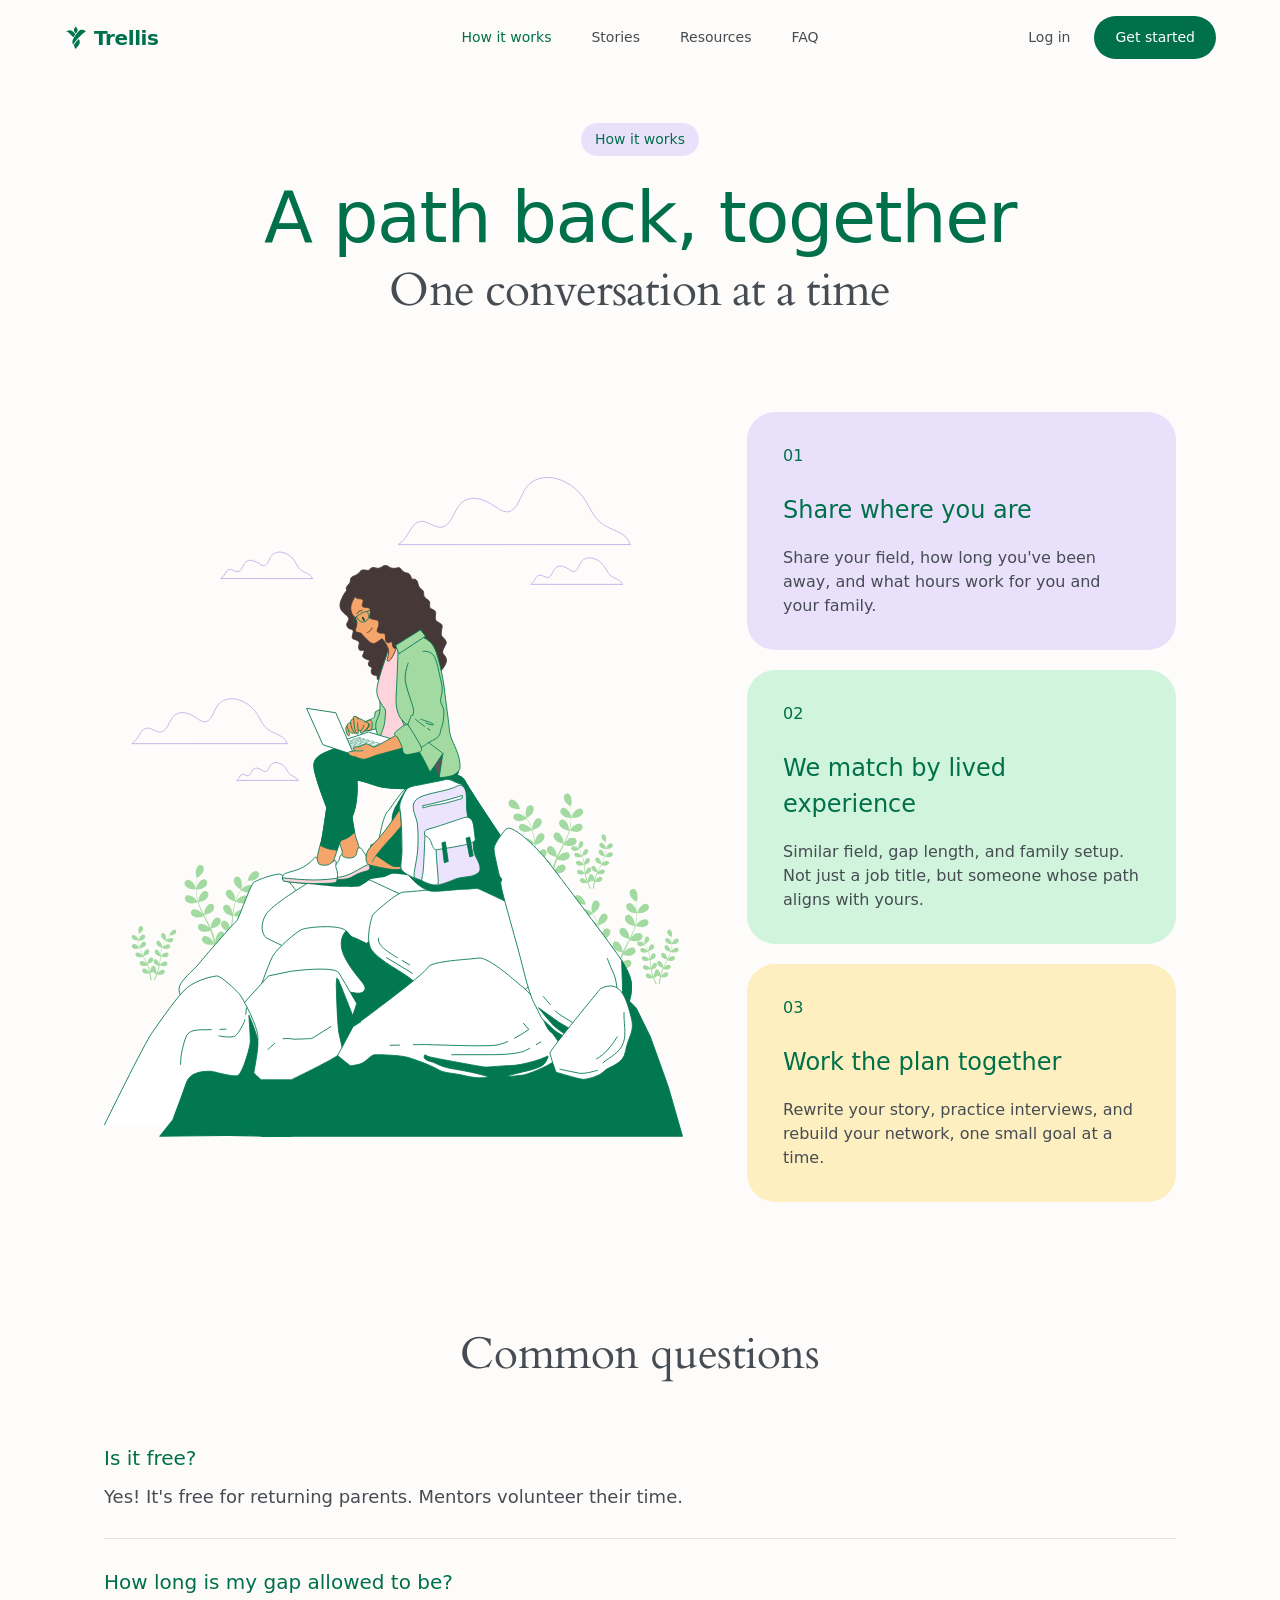
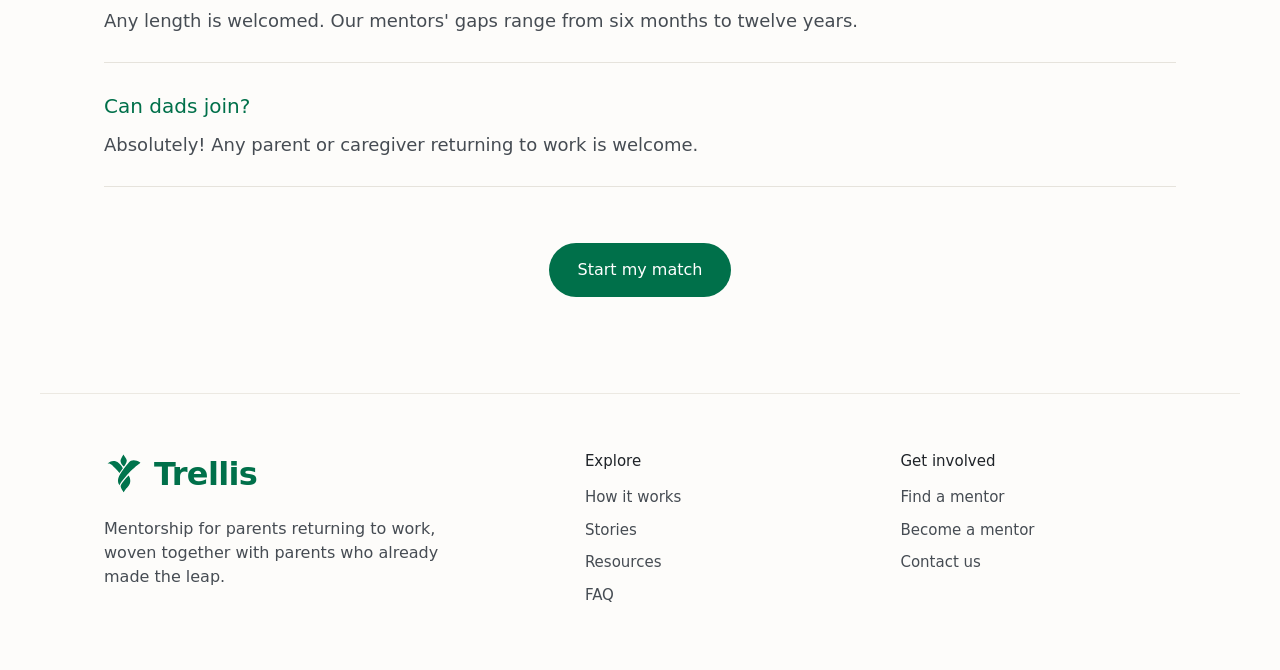
<file: how-it-works.html>
<!DOCTYPE html>
<html lang="en">
<head>
  <meta charset="utf-8">
  <meta name="viewport" content="width=device-width, initial-scale=1">
  <title>How it works · Trellis</title>
  <link rel="preconnect" href="https://fonts.googleapis.com">
  <link rel="preconnect" href="https://fonts.gstatic.com" crossorigin>
  <link href="https://fonts.googleapis.com/css2?family=Cardo:wght@400;700&family=Google+Sans+Flex:wght@400;500;600&display=swap" rel="stylesheet">
  <!-- Shared tokens, nav, buttons, step cards, footer -->
  <link rel="stylesheet" href="style.css">
  <!-- Page-specific -->
  <link rel="stylesheet" href="how-it-works.css">
</head>
<body>

<header class="nav">
    <a class="logo" href="index.html"><img src="images/logo.svg" alt="" width="24" height="24">Trellis</a>
    <nav class="nav-links" aria-label="Primary">
        <a href="how-it-works.html" aria-current="page">How it works</a>
        <a href="stories.html">Stories</a>
      <a href="resources.html">Resources</a>
      <a href="faq.html">FAQ</a>
    </nav>

      
    <div class="nav-actions">
      <a href="signup.html">Log in</a>
      <a class="btn btn-sm btn-primary" href="signup.html">Get started</a>
      </div>
</header>

<main>
  <section class="page-hero">
    <span class="chip">How it works</span>
    <h1>A path back, together <span class="serif">One conversation at a time</span></h1>
  </section>

  <section class="process">
    <img class="process-art" src="images/how-it-works-illustration.svg" alt="A woman working on a laptop while sitting on a rock, with a backpack beside her">
    <div class="process-steps">
      <article class="step step-lavender">
        <span class="step-num">01</span>
        <h3>Share where you are</h3>
        <p>Share your field, how long you've been away, and what hours work for you and your family.</p>
      </article>
      <article class="step step-mint">
        <span class="step-num">02</span>
        <h3>We match by lived experience</h3>
        <p>Similar field, gap length, and family setup. Not just a job title, but someone whose path aligns with yours.</p>
      </article>
      <article class="step step-yellow">
        <span class="step-num">03</span>
        <h3>Work the plan together</h3>
        <p>Rewrite your story, practice interviews, and rebuild your network, one small goal at a time.</p>
      </article>
    </div>
  </section>

  <section class="faq" id="faq">
    <h2 class="serif">Common questions</h2>
    <div class="faq-list">
      <article class="faq-item">
        <h3>Is it free?</h3>
        <p>Yes! It's free for returning parents. Mentors volunteer their time.</p>
      </article>
      <article class="faq-item">
        <h3>How long is my gap allowed to be?</h3>
        <p>Any length is welcomed. Our mentors' gaps range from six months to twelve years.</p>
      </article>
      <article class="faq-item">
        <h3>Can dads join?</h3>
        <p>Absolutely! Any parent or caregiver returning to work is welcome.</p>
      </article>
    </div>
    <a class="btn btn-primary" href="signup.html">Start my match</a>
  </section>
</main>

<footer class="footer">
  <div class="footer-brand">
    <a class="logo logo-lg" href="index.html"><img src="images/logo.svg" alt="" width="40" height="40">Trellis</a>
    <p>Mentorship for parents returning to work, woven together with parents who already made the leap.</p>
  </div>
  <nav class="footer-col" aria-label="Explore">
    <h4>Explore</h4>
    <a href="how-it-works.html">How it works</a>
    <a href="stories.html">Stories</a>
    <a href="resources.html">Resources</a>
    <a href="faq.html">FAQ</a>
  </nav>
  <nav class="footer-col" aria-label="Get involved">
    <h4>Get involved</h4>
    <a href="signup.html">Find a mentor</a>
    <a href="signup.html">Become a mentor</a>
    <a href="mailto:kriuprety@gmail.com">Contact us</a>
  </nav>
</footer>

</body>
</html>
</file>
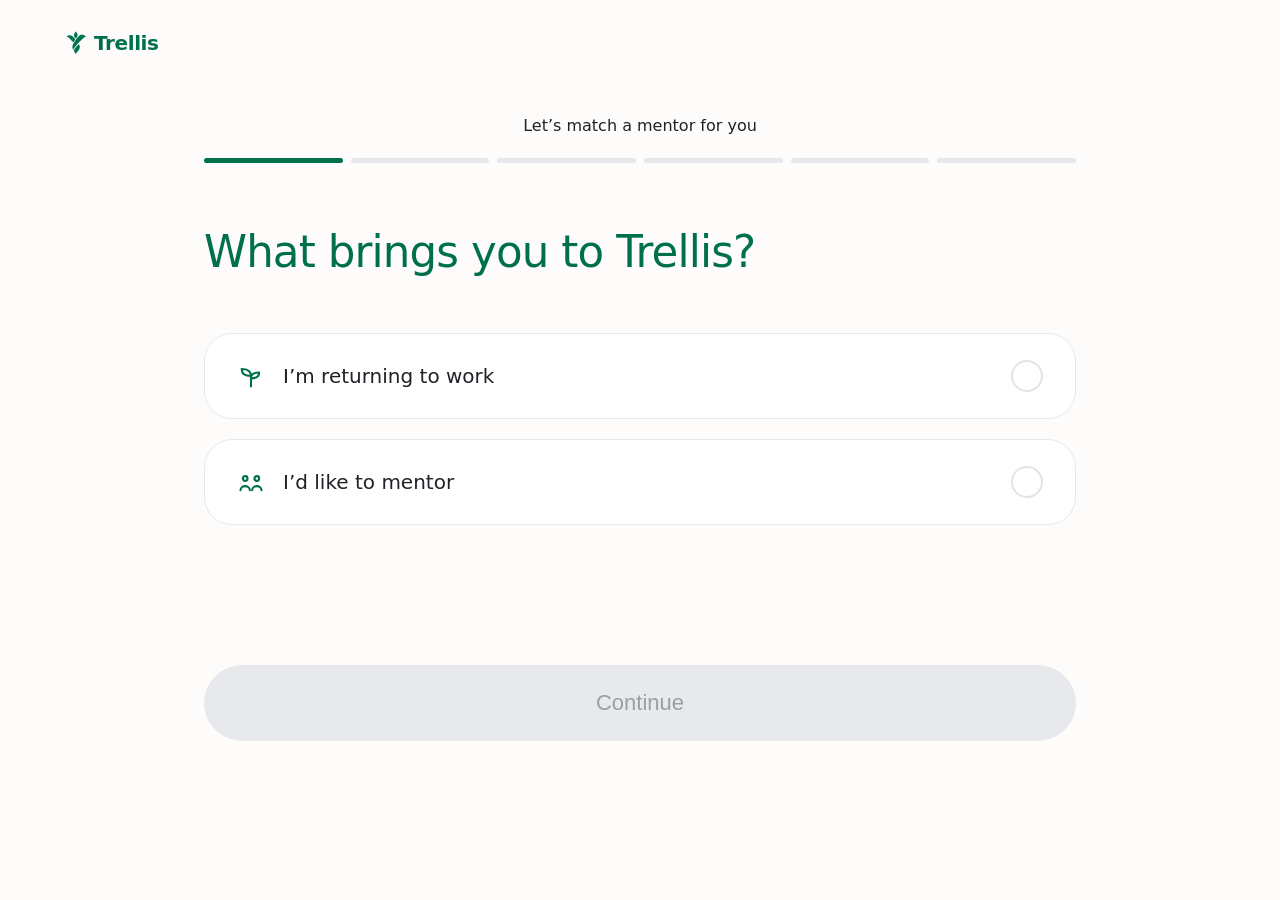
<file: onboarding.html>
<!DOCTYPE html>
<html lang="en">
<head>
  <meta charset="utf-8">
  <meta name="viewport" content="width=device-width, initial-scale=1">
  <title>Let’s match a mentor · Trellis</title>
  <link rel="preconnect" href="https://fonts.googleapis.com">
  <link rel="preconnect" href="https://fonts.gstatic.com" crossorigin>
  <link href="https://fonts.googleapis.com/css2?family=Cardo:wght@400;700&family=Google+Sans+Flex:wght@400;500;600&display=swap" rel="stylesheet">
  <link rel="stylesheet" href="style.css">
  <link rel="stylesheet" href="app.css">
  <link rel="stylesheet" href="onboarding.css">
</head>
<body>
<header class="ob-top"><a class="logo" href="index.html"><img src="images/logo.svg" alt="" width="24" height="24">Trellis</a></header>

<main class="ob">
  <p class="ob-label">Let’s match a mentor for you</p>
  <div class="progress" id="progress" role="progressbar" aria-valuemin="1" aria-valuemax="6" aria-valuenow="1" aria-label="Question progress">
    <span></span><span></span><span></span><span></span><span></span><span></span>
  </div>
  <form id="ob-form">
    <h1 id="q"></h1>
    <div class="opts" id="opts" role="radiogroup" aria-labelledby="q"></div>
    <button class="btn btn-primary btn-continue" id="continue" type="submit" disabled>Continue</button>
  </form>
</main>

<script src="app.js"></script>
<script>
  // Step 5 wasn't in the Figma export. This one is a placeholder: edit the question/options.
  const STEPS = [
    { key: 'reason', q: 'What brings you to Trellis?', one: true, opts: [['I’m returning to work', 'sprout'], ['I’d like to mentor', 'people']] },
    { key: 'field', q: 'Which field feels like your next chapter?', opts: ['Technology & Engineering', 'Marketing & Creative', 'Finance & Business', 'Education', 'Healthcare', 'Still exploring'] },
    { key: 'gap', q: 'How long was your career break?', opts: ['Under 2 years', '2 - 5 years', '5 - 10 years', '10+ years', 'I haven’t taken a break'] },
    { key: 'stage', q: 'How far along are you right now?', opts: ['Just exploring', 'Preparing materials', 'Actively applying', 'Interviewing', 'Have an offer/negotiating', 'Not sure'] },
    { key: 'help', q: 'What would help most right now?', opts: ['Updating resumé', 'Interview practice', 'Portfolio feedback', 'Rebuilding confidence', 'Networking', 'Not sure yet'] },
    { key: 'when', q: 'When are you hoping to return?', opts: ['As soon as possible', 'In the next 3 months', 'In 3-6 months', 'Just exploring for now'] }
  ];
  const editing = new URLSearchParams(location.search).has('edit');
  const answers = editing ? store.get('answers', {}) : {};
  let i = 0;
  const $ = id => document.getElementById(id);

  function render() {
    const s = STEPS[i];
    $('q').textContent = s.q;
    $('opts').className = 'opts' + (s.one ? ' one' : '');
    $('opts').innerHTML = s.opts.map(o => {
      const [label, icon] = Array.isArray(o) ? o : [o];
      return `<label class="opt"><input type="radio" name="${s.key}" value="${esc(label)}"${answers[s.key] === label ? ' checked' : ''}>
        ${icon ? `<span class="opt-icon">${ICON[icon](28)}</span>` : ''}<span class="opt-text">${esc(label)}</span><span class="radio" aria-hidden="true"></span></label>`;
    }).join('');
    document.querySelectorAll('#progress span').forEach((el, n) => el.classList.toggle('on', n <= i));
    $('progress').setAttribute('aria-valuenow', i + 1);
    $('continue').disabled = !answers[s.key];
    $('continue').textContent = 'Continue';
  }

  $('opts').addEventListener('change', e => { answers[STEPS[i].key] = e.target.value; $('continue').disabled = false; });
  $('ob-form').addEventListener('submit', e => {
    e.preventDefault();
    if (!answers[STEPS[i].key]) return;
    if (i < STEPS.length - 1) { i++; render(); window.scrollTo(0, 0); }
    else { store.set('answers', answers); location.href = 'dashboard.html'; }
  });
  render();
</script>
</body>
</html>
</file>
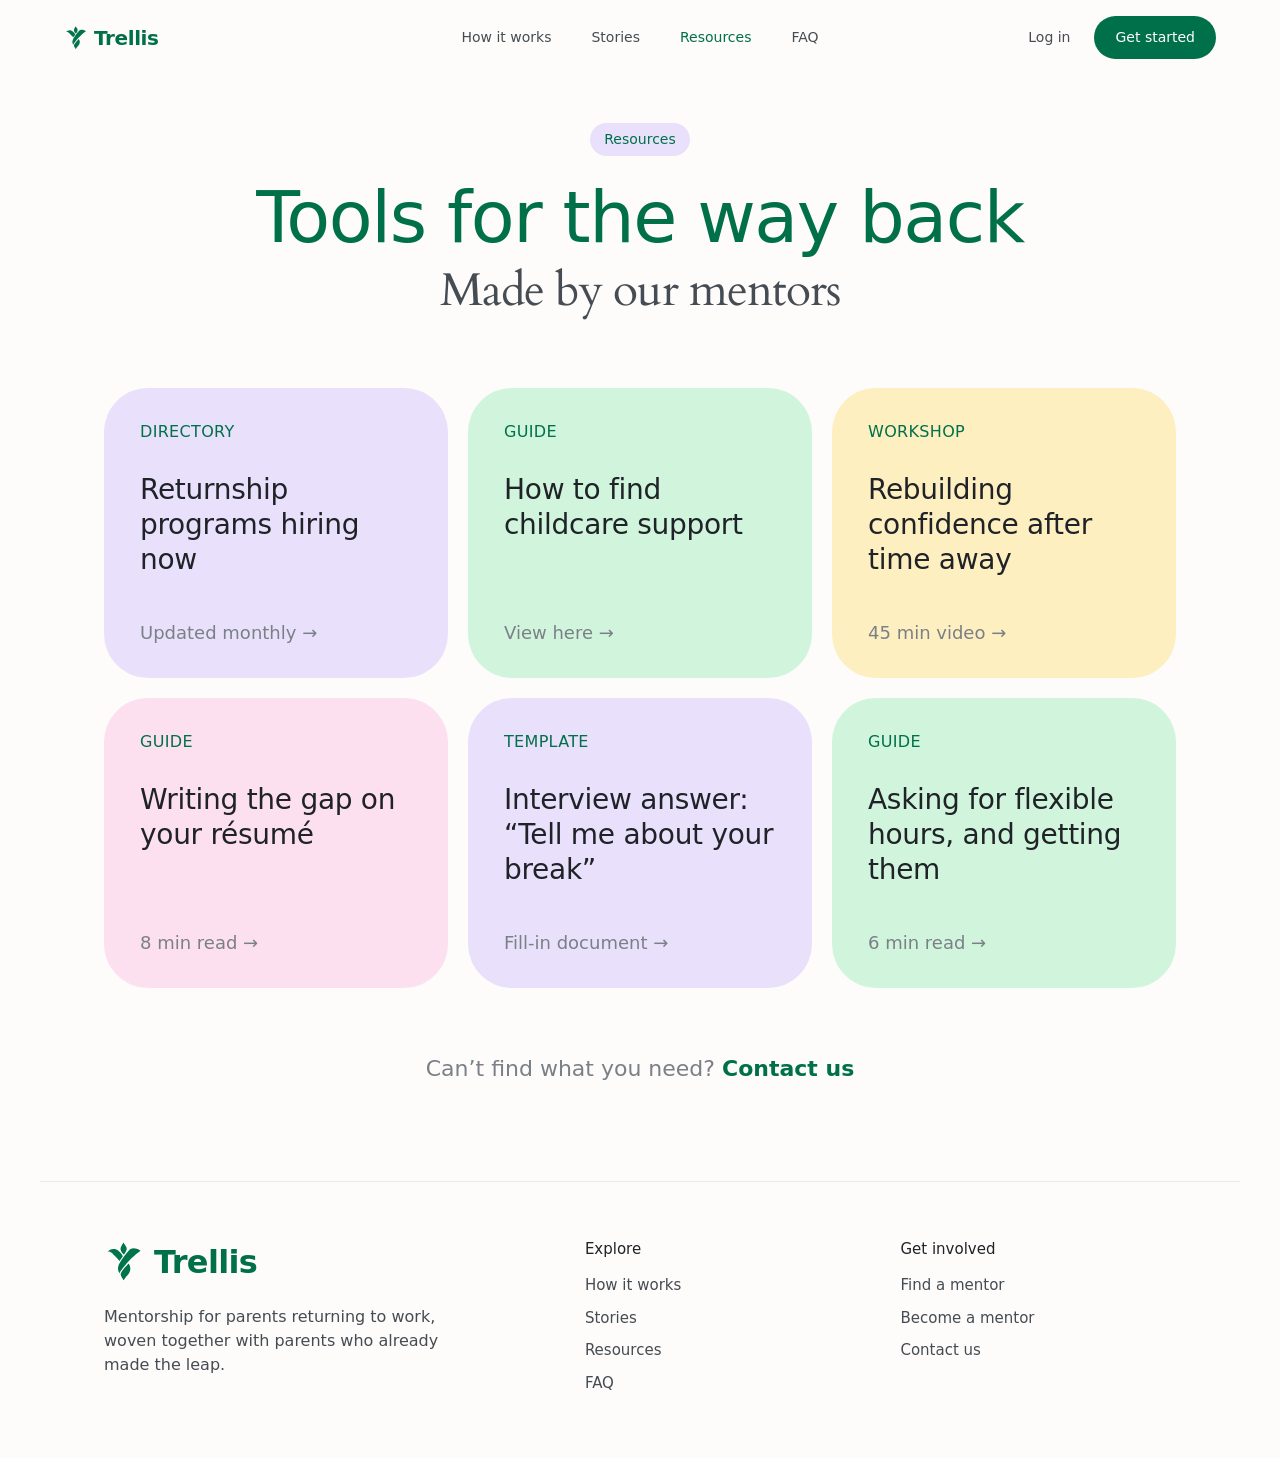
<file: resources.html>
<!DOCTYPE html>
<html lang="en">
<head>
  <meta charset="utf-8">
  <meta name="viewport" content="width=device-width, initial-scale=1">
  <title>Resources · Trellis</title>
  <link rel="preconnect" href="https://fonts.googleapis.com">
  <link rel="preconnect" href="https://fonts.gstatic.com" crossorigin>
  <link href="https://fonts.googleapis.com/css2?family=Cardo:wght@400;700&family=Google+Sans+Flex:wght@400;500;600&display=swap" rel="stylesheet">
  <link rel="stylesheet" href="style.css">
  <link rel="stylesheet" href="resources.css">
</head>
<body>

<header class="nav">
  <a class="logo" href="index.html"><img src="images/logo.svg" alt="" width="24" height="24">Trellis</a>
  <nav class="nav-links" aria-label="Primary">
    <a href="how-it-works.html">How it works</a>
    <a href="stories.html">Stories</a>
    <a href="resources.html" aria-current="page">Resources</a>
    <a href="faq.html">FAQ</a>
  </nav>
  <div class="nav-actions">
    <a href="signup.html">Log in</a>
    <a class="btn btn-sm btn-primary" href="signup.html">Get started</a>
  </div>
</header>

<main id="top">
  <section class="page-hero">
    <span class="chip">Resources</span>
    <h1>Tools for the way back <span class="serif">Made by our mentors</span></h1>
  </section>

  <section class="resource-grid" aria-label="Resources">
    <a class="resource res-lavender" href="#returnship-programs">
      <span class="res-type">Directory</span>
      <h3>Returnship programs hiring now</h3>
      <span class="res-meta">Updated monthly <span aria-hidden="true">→</span></span>
    </a>
    <a class="resource res-mint" href="#childcare-guide">
      <span class="res-type">Guide</span>
      <h3>How to find childcare support</h3>
      <span class="res-meta">View here <span aria-hidden="true">→</span></span>
    </a>
    <a class="resource res-yellow" href="#confidence-workshop">
      <span class="res-type">Workshop</span>
      <h3>Rebuilding confidence after time away</h3>
      <span class="res-meta">45 min video <span aria-hidden="true">→</span></span>
    </a>
    <a class="resource res-pink" href="#resume-gap-guide">
      <span class="res-type">Guide</span>
      <h3>Writing the gap on your résumé</h3>
      <span class="res-meta">8 min read <span aria-hidden="true">→</span></span>
    </a>
    <a class="resource res-lavender" href="#interview-template">
      <span class="res-type">Template</span>
      <h3>Interview answer: “Tell me about your break”</h3>
      <span class="res-meta">Fill-in document <span aria-hidden="true">→</span></span>
    </a>
    <a class="resource res-mint" href="#flexible-hours-guide">
      <span class="res-type">Guide</span>
      <h3>Asking for flexible hours, and getting them</h3>
      <span class="res-meta">6 min read <span aria-hidden="true">→</span></span>
    </a>
  </section>

  <p class="resources-contact">Can’t find what you need? <a href="mailto:kriuprety@gmail.com">Contact us</a></p>
</main>

<footer class="footer">
  <div class="footer-brand">
    <a class="logo logo-lg" href="#top"><img src="images/logo.svg" alt="" width="40" height="40">Trellis</a>
    <p>Mentorship for parents returning to work, woven together with parents who already made the leap.</p>
  </div>
  <nav class="footer-col" aria-label="Explore">
    <h4>Explore</h4>
    <a href="how-it-works.html">How it works</a>
    <a href="stories.html">Stories</a>
    <a href="resources.html">Resources</a>
    <a href="faq.html">FAQ</a>
  </nav>
  <nav class="footer-col" aria-label="Get involved">
    <h4>Get involved</h4>
    <a href="signup.html">Find a mentor</a>
    <a href="signup.html">Become a mentor</a>
    <a href="mailto:kriuprety@gmail.com">Contact us</a>
  </nav>
</footer>

</body>
</html>
</file>
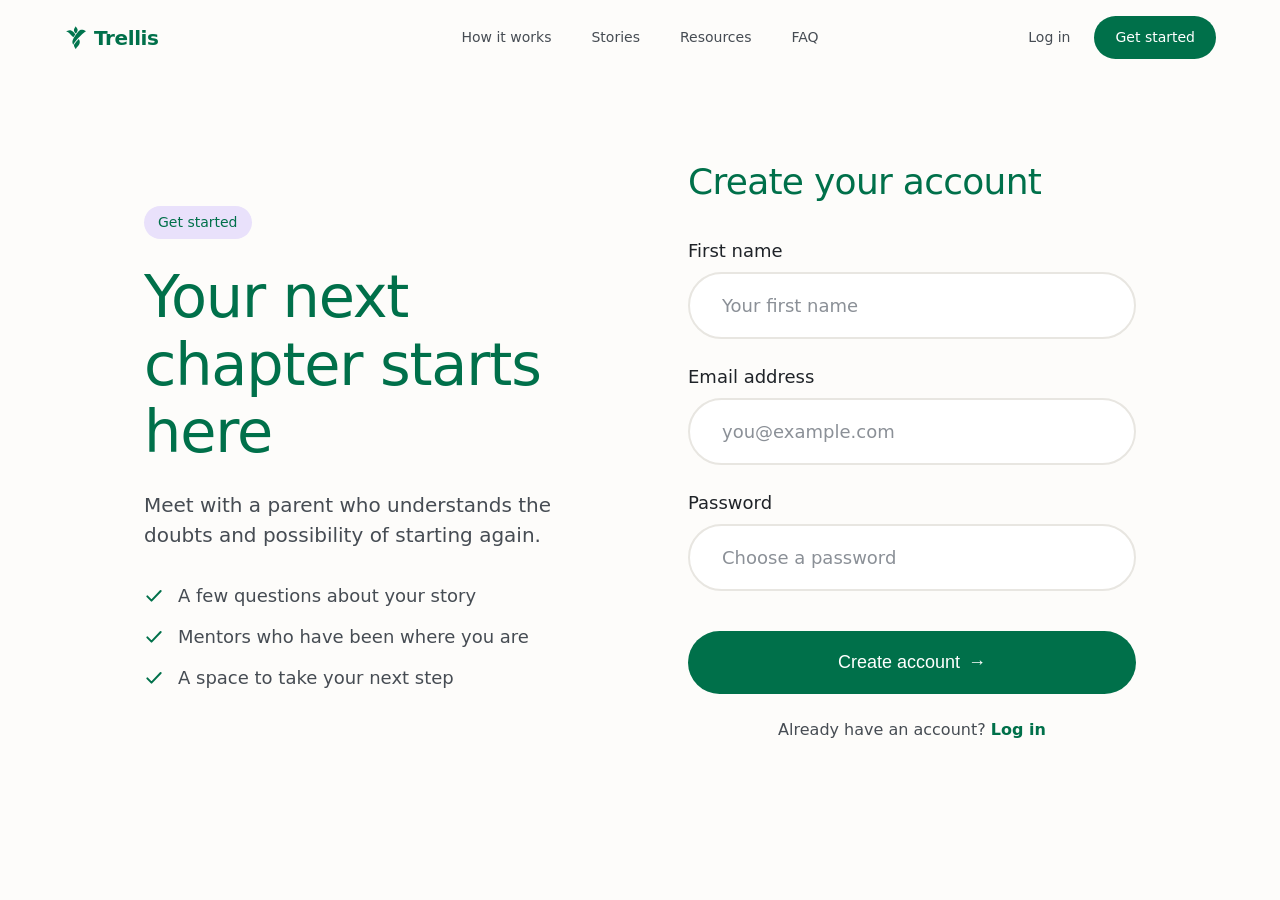
<file: signup.html>
<!DOCTYPE html>
<html lang="en">
<head>
  <meta charset="utf-8">
  <meta name="viewport" content="width=device-width, initial-scale=1">
  <title>Create your account · Trellis</title>
  <link rel="preconnect" href="https://fonts.googleapis.com">
  <link rel="preconnect" href="https://fonts.gstatic.com" crossorigin>
  <link href="https://fonts.googleapis.com/css2?family=Cardo:wght@400;700&family=Google+Sans+Flex:wght@400;500;600&display=swap" rel="stylesheet">
  <link rel="stylesheet" href="style.css">
  <link rel="stylesheet" href="signup.css">
</head>
<body>
<header class="nav">
  <a class="logo" href="index.html"><img src="images/logo.svg" alt="" width="24" height="24">Trellis</a>
  <nav class="nav-links" aria-label="Primary">
    <a href="how-it-works.html">How it works</a>
    <a href="stories.html">Stories</a>
    <a href="resources.html">Resources</a>
    <a href="faq.html">FAQ</a>
  </nav>
  <div class="nav-actions">
    <a href="#login">Log in</a>
    <a class="btn btn-sm btn-primary" href="signup.html">Get started</a>
  </div>
</header>

<main class="signup">
  <section class="signup-intro">
    <span class="chip">Get started</span>
    <h1>Your next chapter starts here</h1>
    <p class="lede-left">Meet with a parent who understands the doubts and possibility of starting again.</p>
    <ul class="checks">
      <li>A few questions about your story</li>
      <li>Mentors who have been where you are</li>
      <li>A space to take your next step</li>
    </ul>
  </section>

  <form class="signup-form" id="signup-form" novalidate>
    <h2>Create your account</h2>
    <label for="first">First name</label>
    <input id="first" name="first" type="text" placeholder="Your first name" autocomplete="given-name">
    <label for="email">Email address</label>
    <input id="email" name="email" type="email" placeholder="you@example.com" autocomplete="email">
    <label for="pw">Password</label>
    <input id="pw" name="pw" type="password" placeholder="Choose a password" autocomplete="new-password">
    <button class="btn btn-primary btn-block" type="submit">Create account <span aria-hidden="true">→</span></button>
    <p class="alt">Already have an account? <a href="#login">Log in</a></p>
  </form>
</main>

<script>
  // Prototype only: nothing is sent anywhere. Saves the name so the dashboard can say "Welcome, <name>".
  document.getElementById('signup-form').addEventListener('submit', e => {
    e.preventDefault();
    const name = document.getElementById('first').value.trim() || 'Ashlynn';
    try { localStorage.setItem('trellis:name', JSON.stringify(name)); } catch (err) {}
    location.href = 'onboarding.html';
  });
</script>
</body>
</html>
</file>
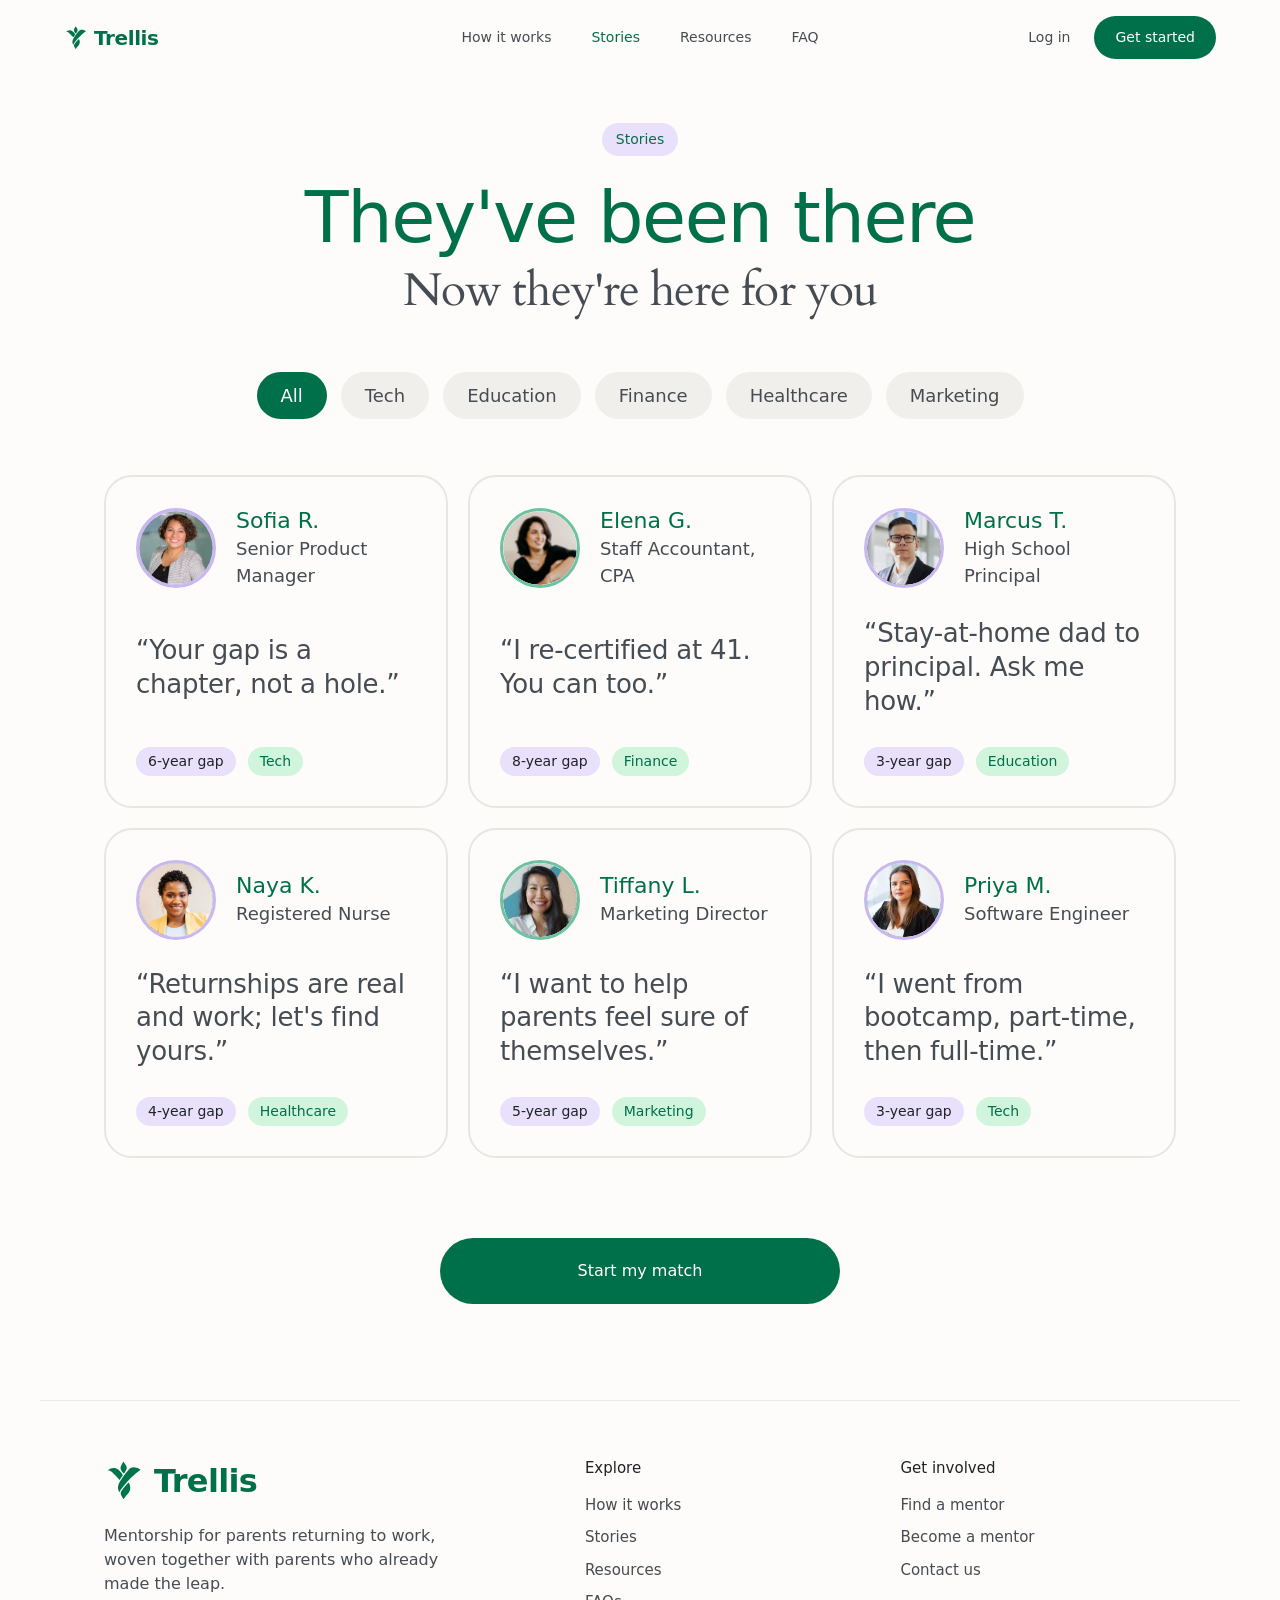
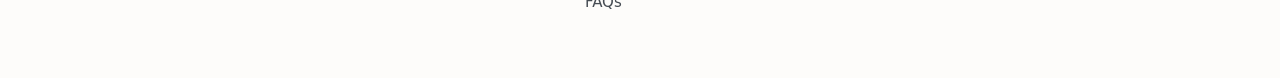
<file: stories.html>
<!DOCTYPE html>
<html lang="en">
<head>
  <meta charset="utf-8">
  <meta name="viewport" content="width=device-width, initial-scale=1">
  <title>Stories · Trellis</title>
  <link rel="preconnect" href="https://fonts.googleapis.com">
  <link rel="preconnect" href="https://fonts.gstatic.com" crossorigin>
  <link href="https://fonts.googleapis.com/css2?family=Cardo:wght@400;700&family=Google+Sans+Flex:wght@400;500;600&display=swap" rel="stylesheet">
  <link rel="stylesheet" href="style.css">
  <link rel="stylesheet" href="stories.css">
</head>
<body>

<header class="nav">
  <a class="logo" href="index.html"><img src="images/logo.svg" alt="" width="24" height="24">Trellis</a>
  <nav class="nav-links" aria-label="Primary">
    <a href="how-it-works.html">How it works</a>
    <a href="stories.html" aria-current="page">Stories</a>
    <a href="resources.html">Resources</a>
    <a href="faq.html">FAQ</a>
  </nav>
  <div class="nav-actions">
    <a href="signup.html">Log in</a>
    <a class="btn btn-sm btn-primary" href="signup.html">Get started</a>
  </div>
</header>


<main>
  <section class="page-hero">
    <span class="chip">Stories</span>
    <h1>They've been there <span class="serif">Now they're here for you</span></h1>
  </section>

  <div class="filters" role="group" aria-label="Filter stories by field">
    <button class="filter" type="button" data-filter="all" aria-pressed="true">All</button>
    <button class="filter" type="button" data-filter="tech" aria-pressed="false">Tech</button>
    <button class="filter" type="button" data-filter="education" aria-pressed="false">Education</button>
    <button class="filter" type="button" data-filter="finance" aria-pressed="false">Finance</button>
    <button class="filter" type="button" data-filter="healthcare" aria-pressed="false">Healthcare</button>
    <button class="filter" type="button" data-filter="marketing" aria-pressed="false">Marketing</button>
  </div>

  <section class="stories-grid" aria-label="Mentor stories">
    <article class="story" data-field="tech">
      <header class="story-head">
        <img class="avatar ring-lavender" src="images/story-sofia.svg" alt="">
        <div><h3>Sofia R.</h3><p>Senior Product Manager</p></div>
      </header>
      <blockquote>“Your gap is a chapter, not a hole.”</blockquote>
      <div class="tags"><span class="tag tag-gap">6-year gap</span><span class="tag tag-field">Tech</span></div>
    </article>

    <article class="story" data-field="finance">
      <header class="story-head">
        <img class="avatar ring-green" src="images/story-elena.svg" alt="">
        <div><h3>Elena G.</h3><p>Staff Accountant, CPA</p></div>
      </header>
      <blockquote>“I re-certified at 41. You can too.”</blockquote>
      <div class="tags"><span class="tag tag-gap">8-year gap</span><span class="tag tag-field">Finance</span></div>
    </article>

    <article class="story" data-field="education">
      <header class="story-head">
        <img class="avatar ring-lavender" src="images/story-marcus.svg" alt="">
        <div><h3>Marcus T.</h3><p>High School Principal</p></div>
      </header>
      <blockquote>“Stay-at-home dad to principal. Ask me how.”</blockquote>
      <div class="tags"><span class="tag tag-gap">3-year gap</span><span class="tag tag-field">Education</span></div>
    </article>

    <article class="story" data-field="healthcare">
      <header class="story-head">
        <img class="avatar ring-lavender" src="images/story-naya.svg" alt="">
        <div><h3>Naya K.</h3><p>Registered Nurse</p></div>
      </header>
      <blockquote>“Returnships are real and work; let's find yours.”</blockquote>
      <div class="tags"><span class="tag tag-gap">4-year gap</span><span class="tag tag-field">Healthcare</span></div>
    </article>

    <article class="story" data-field="marketing">
      <header class="story-head">
        <img class="avatar ring-green" src="images/story-tiffany.svg" alt="">
        <div><h3>Tiffany L.</h3><p>Marketing Director</p></div>
      </header>
      <blockquote>“I want to help parents feel sure of themselves.”</blockquote>
      <div class="tags"><span class="tag tag-gap">5-year gap</span><span class="tag tag-field">Marketing</span></div>
    </article>

    <article class="story" data-field="tech">
      <header class="story-head">
        <img class="avatar ring-lavender" src="images/story-priya.svg" alt="">
        <div><h3>Priya M.</h3><p>Software Engineer</p></div>
      </header>
      <blockquote>“I went from bootcamp, part-time, then full-time.”</blockquote>
      <div class="tags"><span class="tag tag-gap">3-year gap</span><span class="tag tag-field">Tech</span></div>
    </article>
  </section>

  <div class="stories-cta">
    <a class="btn btn-primary btn-wide" href="signup.html">Start my match</a>
  </div>
</main>

<footer class="footer">
  <div class="footer-brand">
    <a class="logo logo-lg" href="index.html"><img src="images/logo.svg" alt="" width="40" height="40">Trellis</a>
    <p>Mentorship for parents returning to work, woven together with parents who already made the leap.</p>
  </div>
  <nav class="footer-col" aria-label="Explore">
    <h4>Explore</h4>
    <a href="how-it-works.html">How it works</a>
    <a href="stories.html">Stories</a>
    <a href="resources.html">Resources</a>
    <a href="faq.html">FAQs</a>
  </nav>
  <nav class="footer-col" aria-label="Get involved">
    <h4>Get involved</h4>
    <a href="signup.html">Find a mentor</a>
    <a href="signup.html">Become a mentor</a>
    <a href="mailto:kriuprety@gmail.com">Contact us</a>
  </nav>
</footer>

<script>
  // Filter chips: show only stories whose data-field matches
  const filters = document.querySelectorAll('.filter');
  const stories = document.querySelectorAll('.story');
  filters.forEach(btn => btn.addEventListener('click', () => {
    const f = btn.dataset.filter;
    filters.forEach(b => b.setAttribute('aria-pressed', String(b === btn)));
    stories.forEach(s => { s.hidden = f !== 'all' && s.dataset.field !== f; });
  }));
</script>
</body>
</html>
</file>
<file: style.css>
:root {
    --bg: #fdfcfa;
    --green: #00704a;
    --green-dark: #00583b;
    --green-light: #6cc3a0;
    --green-mid: #4aa870;
    --green-lightest: #9BE19D;
    --text: #464c53;
    --text-strong: #1f2328;
    --lavender: #e9e1fb;
    --purple: #C7B1F2;
    --pink: #FFD7EB;
    --lavender-text: #4b3a8f;
    --mint: #d0f5dc;
    --yellow: #fdefc0;
    --radius-card: 28px;
    --radius-pill: 999px;
    --max: 1200px;
    --pad: clamp(20px, 5vw, 64px);
    --font-sans: "Google Sans Flex", "Google Sans", system-ui, sans-serif;
    --font-serif: Cardo, Georgia, serif;
  }
  
  *, *::before, *::after { box-sizing: border-box; }
  html { scroll-behavior: smooth; }
  body { margin: 0; background: var(--bg); color: var(--text); font-family: var(--font-sans); line-height: 1.5; }
  img { max-width: 100%; display: block; }
  h1, h2, h3, h4, p { margin: 0; }
  a { color: inherit; text-decoration: none; }
  a:focus-visible { outline: 3px solid var(--green-light); outline-offset: 3px; }
  .serif { font-family: var(--font-serif); font-weight: 500; }
  
  /* ---------- Buttons ---------- */
  .btn { display: inline-flex; align-items: center; gap: 8px; padding: 14px 28px; border-radius: var(--radius-pill); border: 1.5px solid transparent; font-size: 16px; font-weight: 500; transition: background .2s, color .2s; }
  .btn-sm { padding: 10px 20px; font-size: 14px; }
  .btn-primary { background: var(--green); color: #fff; }
  .btn-primary:hover { background: var(--green-dark); }
  .btn-outline { border-color: var(--green); color: var(--green); }
  .btn-outline:hover { background: var(--green); color: #fff; }
  .btn-white { background: #fff; color: var(--green); }
  .btn-ghost { border-color: rgba(255,255,255,.6); color: #fff; }
  .btn-ghost:hover { background: rgba(255,255,255,.12); }
  .btn-row { display: flex; gap: 16px; justify-content: center; flex-wrap: wrap; }
  
  /* ---------- Nav ---------- */
  .nav { display: grid; grid-template-columns: 1fr auto 1fr; align-items: center; padding: 16px var(--pad); font-size: 14px; }
  .logo { display: inline-flex; align-items: center; gap: 6px; color: var(--green); font-weight: 600; font-size: 20px; letter-spacing: -.02em; }
  .logo-lg { font-size: 32px; gap: 10px; }
  .nav-links { display: flex; gap: 40px; }
  .nav-actions { display: flex; align-items: center; gap: 24px; justify-self: end; }
  
  /* ---------- Hero ---------- */
  .hero { max-width: var(--max); margin: 0 auto; padding: 48px var(--pad) 0; text-align: center; }
  .hero h1 { display: flex; flex-direction: column; align-items: center; font-weight: 500; font-size: clamp(44px, 7vw, 101px); line-height: 1.05; letter-spacing: -.02em; color: var(--green); }
  .hero h1 .serif { font-size: clamp(32px, 4.4vw, 63px); letter-spacing: -.022em; color: var(--text); margin-top: 8px; margin-top: 2%; }
  .lede { max-width: 640px; margin: 28px auto 32px; font-size: 18px; }
  .hero-art { width: min(100%, 560px); aspect-ratio: 1 / 1; margin: 56px auto 0; background: transparent; }
  
  /* ---------- Steps ---------- */
  .steps { max-width: var(--max); margin: 0 auto; padding: 24px var(--pad) 0; }
  .section-title { text-align: center; font-weight: 400; font-size: clamp(28px, 3.4vw, 44px); letter-spacing: -.01em; margin-bottom: 40px; }
  .card-grid { display: grid; grid-template-columns: repeat(3, 1fr); gap: 20px; }
  .step { padding: 32px; border-radius: var(--radius-card); min-height: 240px; display: flex; flex-direction: column; }
  .step-num { color: var(--green); font-size: 16px; }
  .step h3 { margin: 28px 0 14px; font-size: 24px; font-weight: 500; color: var(--green); }
  .step p { max-width: 32ch; }
  .step-lavender { background: var(--lavender); }
  .step-mint { background: var(--mint); }
  .step-yellow { background: var(--yellow); }
  
  /* ---------- Split feature ---------- */
  .split { max-width: var(--max); margin: 120px auto 0; padding: 0 var(--pad); display: grid; grid-template-columns: 1.1fr 1fr; gap: 72px; align-items: center; }
  .split-art img { width: 100%; aspect-ratio: 1 / 0.8; object-fit: cover; border-radius: var(--radius-card); background: var(--yellow); }
  .split-copy { display: flex; flex-direction: column; align-items: flex-start; gap: 20px; }
  .chip { padding: 6px 14px; border-radius: var(--radius-pill); background: var(--lavender); color: var(--green); font-size: 14px; }
  .split-copy h2 { font-size: clamp(32px, 3.6vw, 48px); font-weight: 500; line-height: 1.15; letter-spacing: -.02em; color: var(--green); }
  .avatars { display: flex; margin: 8px 0 24px; }
  .avatars img { width: 40px; height: 40px; 
     object-fit: cover; margin-left: -6px; }
  .avatars img:first-child { margin-left: 0; }
  .avatars img[src="images/avatar-1.svg"]  {
    border-radius: 50%; border: 2px solid var(--purple);
  }

  .avatars img[src="images/avatar-2.svg"]  {
    border-radius: 50%; border: 2px solid var(--green-lightest);
  }
  

  .avatars img[src="images/avatar-3.svg"]  {
    border-radius: 50%; border: 2px solid var(--pink);
  }
  

  .avatars img[src="images/avatar-4.svg"]  {
    border-radius: 50%; border: 2px solid var(--purple);
  }
  
  
  /* ---------- Quote ---------- */
  .quote { max-width: 900px; margin: 120px auto 0; padding: 0 var(--pad); text-align: center; }
  .quote blockquote { margin: 0; font-weight: 400; font-size: clamp(28px, 3.6vw, 48px); line-height: 1.3; letter-spacing: -.01em; color: var(--text); }
  .quote-by { margin-top: 24px; font-size: 14px; color: var(--green); }
  
  /* ---------- Mentors ---------- */
  .mentors { max-width: var(--max); margin: 96px auto 0; padding: 0 var(--pad); display: grid; grid-template-columns: repeat(3, 1fr); gap: 20px; }
  .mentor img { width: 100%; aspect-ratio: 1 / 1.03; object-fit: cover; border-radius: 20px; margin-bottom: 14px; }
  .mentor h3 { font-size: 18px; font-weight: 500; color: var(--text-strong); }
  .role { margin-top: 12px; font-size: 14px; }
  .rating { margin-top: 14px; font-size: 14px; }
  
  /* ---------- CTA ---------- */
  .cta { position: relative; overflow: hidden; max-width: calc(var(--max) - 0px); margin: 96px auto 0; width: calc(100% - 2 * var(--pad)); padding: 72px 24px; border-radius: var(--radius-card); background: var(--green); color: #fff; text-align: center; isolation: isolate; }
  .cta::before, .cta::after { content: ""; position: absolute; border-radius: 50%; z-index: -1; }
  .cta::before { width: 320px; height: 320px; background: var(--green-light); top: -120px; left: -80px; }
  .cta::after { width: 380px; height: 380px; background: var(--green-mid); right: -60px; bottom: -200px; }
  .cta h2 { font-size: clamp(36px, 4vw, 56px); font-weight: 500; letter-spacing: -.02em; }
  .cta p { margin: 12px 0 28px; font-size: 18px; }
  
  /* ---------- Footer ---------- */
  .footer { max-width: var(--max); margin: 96px auto 0; padding: 56px var(--pad) 64px; display: grid; grid-template-columns: 1.6fr 1fr 1fr; gap: 40px; border-top: 1px solid #ece9e2; }
  .footer-brand p { margin-top: 16px; max-width: 36ch; }
  .footer-col { display: flex; flex-direction: column; gap: 10px; font-size: 15px; }
  .footer-col h4 { font-size: 15px; font-weight: 500; color: var(--text-strong); margin-bottom: 4px; }
  .footer-col a:hover, .nav a:hover { color: var(--green); }
  
  /* ---------- Responsive ---------- */
  @media (max-width: 900px) {
    .nav { grid-template-columns: 1fr auto; }
    .nav-links { display: none; }
    .card-grid, .mentors { grid-template-columns: 1fr; }
    .split { grid-template-columns: 1fr; gap: 40px; margin-top: 80px; }
    .footer { grid-template-columns: 1fr 1fr; }
    .footer-brand { grid-column: 1 / -1; }
  }
  @media (prefers-reduced-motion: reduce) { html { scroll-behavior: auto; } .btn { transition: none; } }
</file>
<file: app.css>
/* Shared styles for signed-in pages (dashboard, find a mentor, book). Needs style.css first. */
:root { --mint-btn: #bdf5d2; --line: #e8e6e1; --muted: #7b8087; --chip-bg: #ece6fb; }

.app-nav { display: grid; grid-template-columns: 1fr auto 1fr; align-items: center; padding: 16px var(--pad); }
.app-links { display: flex; gap: 48px; font-size: 17px; }
.app-links a[aria-current="page"], .app-links a:hover { color: var(--green); }
.app-user { justify-self: end; display: flex; align-items: center; gap: 14px; font-size: 17px; }
.icon-btn { border: 0; background: none; color: var(--text-strong); cursor: pointer; padding: 6px; display: grid; place-items: center; }
.avatar-initial { width: 48px; height: 48px; border-radius: 50%; display: grid; place-items: center; background: var(--lavender); color: var(--green); font-size: 24px; }

.user-menu { position: relative; }
.user-btn { display: flex; align-items: center; gap: 14px; border: 0; background: none; padding: 0; font: inherit; color: inherit; cursor: pointer; }
.user-btn svg { color: var(--muted); transition: transform .15s; }
.user-btn[aria-expanded="true"] svg { transform: rotate(180deg); }
.user-btn:focus-visible { outline: 3px solid var(--green-light); outline-offset: 4px; border-radius: var(--radius-pill); }
.user-pop { position: absolute; right: 0; top: calc(100% + 10px); z-index: 20; min-width: 180px; padding: 8px; border: 2px solid var(--line); border-radius: 16px; background: #fff; box-shadow: 0 8px 24px rgba(0,0,0,.08); }
.user-pop a { display: block; padding: 12px 16px; border-radius: 10px; font-size: 17px; color: var(--text-strong); }
.user-pop a:hover, .user-pop a:focus-visible { background: var(--mint); color: var(--green); outline: none; }
@media (prefers-reduced-motion: reduce) { .user-btn svg { transition: none; } }


.btn-mint { background: var(--mint-btn); color: var(--green); justify-content: center; font-weight: 600; }
.btn-mint:hover { background: #a6efc1; }
.btn-line { border-color: var(--green); color: var(--green); justify-content: center; font-weight: 600; background: transparent; }
.btn-line:hover { background: var(--mint); }
.btn:disabled, .btn[aria-disabled="true"] { background: #e8e9ec; color: #9a9fa6; border-color: transparent; cursor: not-allowed; }
.small { font-size: 14px; color: var(--muted); }

/* Mentor cards */
.mcard { display: grid; grid-template-columns: auto 1fr minmax(210px, 260px); gap: 28px; padding: 24px; border: 2px solid var(--line); border-radius: 24px; background: var(--bg); cursor: pointer; }
.mcard.is-selected { border-color: var(--green); }
.mcard:focus-visible { outline: 3px solid var(--green-light); outline-offset: 2px; }
.mphoto { width: 140px; height: 140px; object-fit: cover; border-radius: 14px; background: var(--lavender); }
.mbody { display: flex; flex-direction: column; align-items: flex-start; gap: 6px; min-width: 0; }
.badge { padding: 3px 12px; border-radius: var(--radius-pill); background: var(--mint); color: var(--green); font-size: 14px; }
.mbody h3 { font-size: 24px; font-weight: 500; color: var(--green); }
.mrow { display: flex; align-items: center; gap: 10px; font-size: 16px; }
.mrow svg { flex: none; color: var(--muted); }
.mtag { display: inline-flex; align-items: center; gap: 6px; padding: 3px 10px; border-radius: 8px; background: #f2f1ed; color: var(--green); font-size: 14px; }
.mhead { margin-top: 10px; font-size: 16px; font-weight: 500; color: var(--text-strong); }
.mblurb { font-size: 16px; color: var(--muted); }
.mavail { display: flex; flex-direction: column; gap: 4px; }
.mdate { font-size: 24px; font-weight: 500; color: var(--text-strong); }
.mavail .btn { margin-top: 12px; padding: 14px 20px; }
.mavail .small + .mdate + .small { margin-bottom: 8px; }

@media (max-width: 800px) {
  .app-nav { grid-template-columns: 1fr auto; }
  .app-links { display: none; }
  .mcard { grid-template-columns: 1fr; }
  .mphoto { width: 100%; height: 220px; }
}
</file>
<file: book.css>
/* Book a conversation, step 1. Builds on style.css + app.css. */
.book-top { padding: 28px var(--pad) 0; }
.book { max-width: 1240px; margin: 0 auto; padding: 56px var(--pad) 80px; }
.back { color: var(--green); font-size: 17px; }
.back:hover { text-decoration: underline; }
.book h1 { margin: 4px 0 40px; font-size: clamp(36px, 4.4vw, 60px); font-weight: 500; letter-spacing: -.02em; color: var(--green); }

.stepper { list-style: none; margin: 0 0 32px; padding: 0; display: grid; grid-template-columns: repeat(3, 1fr); gap: 20px; }
.stepper li { padding-bottom: 12px; border-bottom: 6px solid #e6e8eb; font-size: 24px; color: var(--muted); }
.stepper li span { display: block; font-size: 14px; }
.stepper li.on { color: var(--green); border-color: var(--green); }
.stepper b { display: flex; align-items: center; gap: 10px; font-weight: 400; }
.stepper .ico { display: grid; flex: none; }
.stepper li.on, .stepper li.done { color: var(--green); border-color: var(--green); }


.book-grid { display: grid; grid-template-columns: 340px minmax(0, 1fr); gap: 28px; align-items: start; }
.book-side { display: flex; flex-direction: column; gap: 24px; }
.mentor-box { padding: 24px; border-radius: 24px; background: var(--lavender); }
.mb-head, .also-body { display: flex; align-items: center; gap: 16px; }
.ring { width: 60px; height: 60px; flex: none; border-radius: 50%; object-fit: cover; border: 3px solid #c9b8f0; }
.ring.green { border-color: var(--green-light); }
.mb-head h3 { font-size: 22px; font-weight: 500; color: var(--text-strong); }
.mb-head p, .also-body p { font-size: 16px; }
.small2 { font-size: 14px !important; color: var(--muted); }
.mentor-box dl { margin: 28px 0 0; padding-top: 22px; border-top: 1px solid rgba(0,0,0,.06); display: flex; flex-direction: column; gap: 16px; }
.mentor-box dl div { display: flex; justify-content: space-between; align-items: center; font-size: 17px; }
.mentor-box dt { display: flex; align-items: center; gap: 12px; color: var(--text); }
.mentor-box dt svg { color: #6d56b8; }
.mentor-box dd { margin: 0; color: var(--text-strong); }
.mentor-box dd.free { color: var(--green); font-weight: 500; }

.also { padding: 24px; border-radius: 24px; background: var(--bg); }
.also-head { display: flex; justify-content: space-between; align-items: center; margin-bottom: 18px; }
.also-head h3 { font-size: 22px; font-weight: 400; color: var(--text-strong); }
.also-body h4 { font-size: 22px; font-weight: 500; color: var(--text-strong); }
.also .btn-full { margin-top: 22px; margin-bottom: 0; }
.btn-full { width: 100%; justify-content: center; }

.picker { padding: 36px 40px; border-radius: 28px; background: #fff; }
.picker h2 { font-size: clamp(28px, 3vw, 40px); font-weight: 500; letter-spacing: -.02em; color: var(--green); }
.tz { margin: 24px 0 32px; color: var(--text); }
.tz-btn { border: 0; background: none; font: inherit; color: var(--green); cursor: pointer; margin-left: 10px; }
.picker-cols { display: grid; grid-template-columns: minmax(0, 1.3fr) minmax(0, 1fr); gap: 40px; }
.cal-head { display: flex; justify-content: space-between; align-items: center; margin-bottom: 16px; }
.cal-head h3 { font-size: 24px; font-weight: 500; color: var(--text-strong); }
.cal-nav button { border: 0; background: none; font-size: 28px; line-height: 1; color: var(--green); padding: 0 10px; cursor: pointer; }
.cal-nav button:disabled { color: #c3c7cb; cursor: default; }
.cal-grid { display: grid; grid-template-columns: repeat(7, 1fr); gap: 8px 6px; justify-items: center; }
.dow { padding-bottom: 6px; font-size: 15px; color: var(--green); }
.day { width: 100%; max-width: 50px; aspect-ratio: 1; display: grid; place-items: center; border-radius: 50%; border: 0; font: inherit; font-size: 18px; }
.day.off { color: #b5b9be; }
button.day { background: #eef0ef; color: var(--green); cursor: pointer; }
button.day:hover { background: var(--mint); }
button.day.sel { background: var(--green); color: #fff; }

.times h3 { font-size: 22px; font-weight: 500; color: var(--text-strong); }
.times .small { margin: 6px 0 16px; font-size: 16px; }
.slots { display: flex; flex-direction: column; gap: 14px; }
.slot { padding: 18px; border: 1.5px solid var(--green); border-radius: var(--radius-pill); background: #fff; font: inherit; font-size: 18px; font-weight: 600; color: var(--green); cursor: pointer; transition: background .15s; }
.slot:hover { background: var(--mint); }
.slot.sel { background: var(--green); color: #fff; }

.picker-foot { display: flex; justify-content: space-between; align-items: center; gap: 24px; margin-top: 36px; }
.sum { font-size: 22px; font-weight: 500; color: var(--text-strong); }
.picker-foot .small { font-size: 16px; }
.picker-foot .btn { padding: 18px 40px; font-size: 18px; cursor: pointer; }

@media (max-width: 1000px) {
  .book-grid, .picker-cols { grid-template-columns: 1fr; }
  .picker { padding: 28px 20px; }
  .stepper li { font-size: 16px; }
}
@media (prefers-reduced-motion: reduce) { .slot { transition: none; } }
</file>
<file: book-confirmed.css>
/* Book a conversation, step 3 (confirmation). Builds on style.css + app.css + book.css. */
.confirm { display: flex; flex-direction: column; align-items: center; text-align: center; margin-top: 64px; }
.big-check { color: var(--green); }
.big-check path { stroke-dasharray: 1; stroke-dashoffset: 1; animation: draw .5s .2s ease-out forwards; }
@keyframes draw { to { stroke-dashoffset: 0; } }
.confirm h2 { margin-top: 24px; font-size: clamp(32px, 3.6vw, 48px); font-weight: 500; letter-spacing: -.02em; color: var(--green); }
.confirm-sub { margin-top: 14px; font-size: 20px; }

.ticket { display: grid; grid-template-columns: 150px 1fr; width: min(100%, 760px); margin-top: 44px; overflow: hidden; text-align: left; border-radius: 28px; background: #fff; box-shadow: 0 0 0 2px var(--line); }
.when { display: flex; flex-direction: column; align-items: center; justify-content: center; gap: 2px; padding: 28px 12px; background: var(--lavender); color: var(--green); font-size: 18px; }
.when strong { font-size: 56px; font-weight: 500; line-height: 1; letter-spacing: -.02em; }
.what { padding: 32px 36px; }
.who { display: flex; align-items: center; gap: 16px; }
.who h3 { font-size: 22px; font-weight: 500; color: var(--text-strong); }
.who p { font-size: 16px; }
.time { margin-top: 26px; font-size: 26px; font-weight: 500; color: var(--text-strong); }
.range { margin-top: 4px; font-size: 20px; }
.meta { display: flex; flex-wrap: wrap; gap: 10px; margin-top: 18px; }
.meta span { padding: 6px 14px; border-radius: var(--radius-pill); background: var(--mint); color: var(--green); font-size: 15px; }
.shared { margin-top: 24px; padding-top: 18px; border-top: 1px solid var(--line); }
.shared .small { font-size: 15px; }
.shared ul { margin: 8px 0 0; padding-left: 20px; font-size: 16px; }

.confirm-actions { display: flex; flex-wrap: wrap; justify-content: center; gap: 16px; margin-top: 36px; }
.confirm-actions .btn { padding: 18px 36px; font-size: 18px; cursor: pointer; }
.confirm-links { display: flex; gap: 28px; margin-top: 24px; font-size: 17px; }
.confirm-links a { color: var(--green); font-weight: 600; }
.confirm-links button { border: 0; background: none; padding: 0; font: inherit; color: var(--muted); cursor: pointer; }
.confirm-links a:hover, .confirm-links button:hover { text-decoration: underline; }

@media (max-width: 640px) { .ticket { grid-template-columns: 1fr; } .when { flex-direction: row; gap: 10px; padding: 16px; } .when strong { font-size: 32px; } .what { padding: 24px; } }
@media (prefers-reduced-motion: reduce) { .big-check path { animation: none; stroke-dashoffset: 0; } }
</file>
<file: book-note.css>
/* Book a conversation, step 2. Builds on style.css + app.css + book.css. */
.note-panel { padding: 0 8px; }
.note-panel h2 { font-size: clamp(30px, 3.2vw, 42px); font-weight: 500; letter-spacing: -.02em; color: var(--green); }
.note-sub { margin: 10px 0 22px; font-size: 18px; }
.note-panel h3 { margin-top: 44px; font-size: 24px; font-weight: 500; color: var(--text-strong); }
.note-panel h3 + .note-sub { margin-bottom: 18px; }
.sr { position: absolute; width: 1px; height: 1px; overflow: hidden; clip: rect(0 0 0 0); }

#note { width: 100%; min-height: 150px; padding: 20px 24px; border: 2px solid var(--line); border-radius: 24px; background: #fff; font: inherit; font-size: 18px; line-height: 1.5; color: var(--text); resize: vertical; }
#note:focus { outline: none; border-color: var(--green); }

.drop { padding: 22px; border: 1.5px dashed #cfd3d6; border-radius: 24px; text-align: center; font-size: 18px; transition: background .15s, border-color .15s; }
.drop.over { background: var(--mint); border-color: var(--green); }
.drop .small { margin-top: 4px; font-size: 15px; }
.pick { border: 0; background: none; padding: 0; font: inherit; font-weight: 600; color: var(--green); cursor: pointer; }
.pick:hover { text-decoration: underline; }

.mat-row { display: flex; justify-content: space-between; align-items: center; gap: 16px; padding: 18px 28px; margin-bottom: 14px; border: 2px solid var(--line); border-radius: 24px; background: #fff; }
.mat-row[hidden], .drop[hidden], .link-form[hidden], .add-link[hidden], .err[hidden] { display: none; }
.mat-name { font-size: 18px; font-weight: 500; color: var(--text-strong); }
.mat-row .small { font-size: 15px; }
.mat-actions { display: flex; align-items: center; gap: 20px; }
.mat-actions a, .mat-actions button { border: 0; background: none; padding: 0; font: inherit; font-weight: 600; color: var(--green); cursor: pointer; }
.mat-actions button { font-weight: 400; color: var(--muted); }
.mat-actions a:hover, .mat-actions button:hover { text-decoration: underline; }
.err { margin: 0 0 12px; color: #b3261e; font-size: 15px; }

.add-link { margin-top: 10px; border: 0; background: none; padding: 0; font: inherit; font-size: 18px; font-weight: 600; color: var(--green); cursor: pointer; }
.add-link:hover { text-decoration: underline; }
.link-form { display: flex; gap: 12px; margin-top: 10px; }
.link-form input { flex: 1; min-width: 0; padding: 14px 24px; border: 2px solid var(--line); border-radius: var(--radius-pill); background: #fff; font: inherit; font-size: 17px; }
.link-form input:focus { outline: none; border-color: var(--green); }
.link-form .btn { cursor: pointer; }

.note-foot { display: flex; justify-content: flex-end; margin-top: 40px; }
.note-foot .btn { padding: 18px 40px; font-size: 18px; cursor: pointer; }
@media (prefers-reduced-motion: reduce) { .drop { transition: none; } }
</file>
<file: dashboard.css>
/* Home dashboard. Builds on style.css + app.css. */
.dash { max-width: 1320px; margin: 0 auto; padding: 48px var(--pad) 0; }
.dash-hero h1 { font-size: clamp(40px, 5vw, 68px); font-weight: 500; letter-spacing: -.02em; line-height: 1.1; color: var(--green); }
.dash-hero .sub { margin-top: 12px; font-weight: 400; font-size: clamp(26px, 3vw, 42px); color: var(--text); }
.intro { max-width: 34em; margin-top: 28px; font-size: 20px; }
.matched { display: flex; flex-wrap: wrap; align-items: center; gap: 12px; margin-top: 28px; font-size: 16px; }
.pill { padding: 6px 14px; border-radius: var(--radius-pill); background: var(--chip-bg); color: var(--text-strong); font-size: 15px; }
.edit { display: inline-flex; align-items: center; gap: 8px; margin-left: 6px; color: var(--green); font-weight: 500; }
.edit:hover { text-decoration: underline; }

.dash-grid { display: grid; grid-template-columns: minmax(0, 1fr) 360px; gap: 48px; margin-top: 56px; align-items: start; }
.list-head { display: flex; justify-content: space-between; align-items: baseline; margin-bottom: 24px; }
.list-head h2 { font-size: 26px; font-weight: 400; color: var(--text-strong); }
.link-arrow { display: inline-flex; align-items: center; gap: 8px; color: var(--green); font-weight: 500; font-size: 18px; }
.link-arrow:hover { text-decoration: underline; }
.mlist { display: flex; flex-direction: column; gap: 24px; }

.side { display: flex; flex-direction: column; gap: 28px; margin-top: 64px; }
.panel { padding: 28px; border: 2px solid var(--line); border-radius: 24px; }
.panel h2 { font-size: 22px; font-weight: 400; color: var(--text-strong); margin-bottom: 20px; }
.panel h2.with-icon { display: flex; align-items: center; gap: 10px; color: var(--text-strong); }
.panel h2.with-icon svg { color: var(--green); }
.panel p { color: var(--text); }
.steps-list { list-style: none; margin: 0; padding: 0; display: flex; flex-direction: column; gap: 18px; }
.steps-list li { display: flex; align-items: center; gap: 16px; font-size: 18px; }
.dot { width: 40px; height: 40px; flex: none; border-radius: 50%; display: grid; place-items: center; background: #eeefef; color: var(--muted); font-size: 16px; }
.done .dot { background: var(--mint); color: var(--green); }
.current { color: var(--green); }
.current .dot { background: var(--green); color: #fff; }

@media (max-width: 1000px) { .dash-grid { grid-template-columns: 1fr; } .side { margin-top: 0; } }

/* ---------- Profile panel (right column) ---------- */
.preview { position: sticky; top: 24px; display: flex; flex-direction: column; }
/* While the profile is open it takes the whole right column and follows you down the page,
   so it stays visible even if you picked the last card. Next steps / sessions return on close. */
.dash-grid.has-preview .side { align-self: stretch; }
.dash-grid.has-preview .side > .panel { display: none; }
.preview[hidden] { display: none; }
.preview img { width: 100%; aspect-ratio: 1 / .8; object-fit: cover; border-radius: 16px; background: var(--lavender); }
.preview h2 { margin-top: 16px; font-size: 24px; font-weight: 500; color: var(--green); }
.prev-role { margin: 14px 0 18px; font-size: 16px; }
.preview blockquote { margin: 0 0 22px; padding: 16px 20px; border-radius: 14px; background: #f1f0ee; font-size: 17px; line-height: 1.4; }
.preview .btn-full { width: 100%; justify-content: center; margin-bottom: 14px; }
.prev-close { position: absolute; top: 12px; right: 12px; width: 40px; height: 40px; border: 0; border-radius: 50%; background: rgba(255,255,255,.9); color: var(--text-strong); font-size: 26px; line-height: 1; cursor: pointer; }
.prev-close:hover { background: #fff; }
.prev-close:focus-visible { outline: 3px solid var(--green-light); outline-offset: 2px; }
@media (max-width: 1000px) { .preview { position: static; order: -1; } .dash-grid.has-preview .side { align-self: auto; } }
</file>
<file: faq.css>
/* FAQ page. Builds on style.css. */
/* Page hero (same block as the other pages; consider moving to style.css) */
.nav-links a[aria-current="page"] { color: var(--green); }
.page-hero { max-width: var(--max); margin: 0 auto; padding: 48px var(--pad) 0; text-align: center; display: flex; flex-direction: column; align-items: center; gap: 24px; }
.page-hero h1 { display: flex; flex-direction: column; align-items: center; gap: 12px; font-weight: 500; font-size: clamp(40px, 5.6vw, 80px); line-height: 1.05; letter-spacing: -.02em; color: var(--green); }
.page-hero h1 .serif { font-size: clamp(28px, 3.6vw, 52px); letter-spacing: -.02em; color: var(--text); }

.faq-list { max-width: var(--max); margin: 72px auto 0; padding: 0 var(--pad); display: flex; flex-direction: column; gap: 20px; }

.faq-item { border: 2px solid #e6e3dc; border-radius: 56px; background: var(--bg); transition: background .2s; }
.faq-item[open] { background: var(--mint); }

.faq-item summary { display: flex; align-items: center; justify-content: space-between; gap: 24px; padding: 40px 56px; font-size: 26px; font-weight: 500; color: var(--text-strong); cursor: pointer; list-style: none; border-radius: 56px; }
.faq-item summary::-webkit-details-marker { display: none; }
.faq-item summary:focus-visible { outline: 3px solid var(--green-light); outline-offset: 2px; }
.faq-item[open] summary { padding-bottom: 20px; }

/* Plus icon that rotates into an X when open */
.faq-item summary::after { content: ""; flex: none; width: 24px; height: 24px; background:
  linear-gradient(var(--green), var(--green)) center / 100% 3px no-repeat,
  linear-gradient(var(--green), var(--green)) center / 3px 100% no-repeat;
  transition: transform .2s; }
.faq-item[open] summary::after { transform: rotate(45deg); }

.faq-item p { padding: 0 56px 40px; max-width: 70ch; font-size: 22px; color: var(--text); }

.faq-cta { display: flex; justify-content: center; margin-top: 64px; padding: 0 var(--pad); }

@media (max-width: 640px) {
  .faq-item, .faq-item summary { border-radius: 32px; }
  .faq-item summary { padding: 28px 24px; font-size: 20px; }
  .faq-item[open] summary { padding-bottom: 12px; }
  .faq-item p { padding: 0 24px 28px; font-size: 18px; }
}
@media (prefers-reduced-motion: reduce) { .faq-item, .faq-item summary::after { transition: none; } }
</file>
<file: find-mentor.css>
/* Find a mentor. Builds on style.css + app.css. */
.find { max-width: 1320px; margin: 0 auto; padding: 16px var(--pad) 0; }
.find h1 { font-size: clamp(34px, 3.6vw, 48px); font-weight: 500; letter-spacing: -.02em; color: var(--green); }
.find-sub { margin-top: 8px; font-size: 17px; }

.filters-row { display: grid; grid-template-columns: repeat(4, 1fr); gap: 20px; margin-top: 28px; }
.sel { display: flex; flex-direction: column; gap: 4px; padding: 12px 20px; border: 2px solid var(--line); border-radius: 16px; background: var(--bg); }
.sel span { font-size: 14px; color: var(--muted); }
.sel select { appearance: none; border: 0; background: transparent url("data:image/svg+xml,%3Csvg xmlns='http://www.w3.org/2000/svg' viewBox='0 0 12 12' fill='none' stroke='%23464c53' stroke-width='1.6' stroke-linecap='round' stroke-linejoin='round'%3E%3Cpath d='M2 4l4 4 4-4'/%3E%3C/svg%3E") right center / 12px no-repeat; font: inherit; font-size: 17px; color: var(--text-strong); padding: 0 20px 0 0; cursor: pointer; }
.sel:focus-within { border-color: var(--green); }
.sel select:focus-visible { outline: none; }

.results-head { display: flex; justify-content: space-between; align-items: baseline; margin: 28px 0 14px; max-width: calc(100% - 380px); }
.results-head h2 { font-size: 22px; font-weight: 400; color: var(--text-strong); }
.results-head span { font-size: 16px; }

.find-grid { display: grid; grid-template-columns: minmax(0, 1fr) 340px; gap: 28px; align-items: start; }
.find .mlist { display: flex; flex-direction: column; gap: 22px; }
.find .mphoto { width: 120px; height: 120px; }

.preview { position: sticky; top: 24px; display: flex; flex-direction: column; }
.preview img { width: 100%; aspect-ratio: 1 / .8; object-fit: cover; border-radius: 16px; background: var(--lavender); }
.preview h2 { margin-top: 16px; font-size: 24px; font-weight: 500; color: var(--green); }
.prev-role { margin: 14px 0 18px; font-size: 16px; }
.preview blockquote { margin: 0 0 22px; padding: 16px 20px; border-radius: 14px; background: #f1f0ee; font-size: 17px; line-height: 1.4; }
.btn-full { width: 100%; justify-content: center; margin-bottom: 14px; }

@media (max-width: 1000px) {
  .filters-row { grid-template-columns: repeat(2, 1fr); }
  .find-grid { grid-template-columns: 1fr; }
  .results-head { max-width: none; }
  .preview { position: static; order: -1; }
}
</file>
<file: how-it-works.css>
/* How it works page. Builds on style.css (tokens, nav, .btn, .chip, .step, footer). */

/* Active nav link */
.nav-links a[aria-current="page"] { color: var(--green); }

/* ---------- Page hero ---------- */
.page-hero { max-width: var(--max); margin: 0 auto; padding: 48px var(--pad) 0; text-align: center; display: flex; flex-direction: column; align-items: center; gap: 24px; }
.page-hero h1 { display: flex; flex-direction: column; align-items: center; gap: 12px; font-weight: 500; font-size: clamp(40px, 5.6vw, 80px); line-height: 1.05; letter-spacing: -.02em; color: var(--green); }
.page-hero h1 .serif { font-size: clamp(28px, 3.6vw, 52px); letter-spacing: -.02em; color: var(--text); }

/* ---------- Illustration + step cards ---------- */
.process { max-width: var(--max); margin: 96px auto 0; padding: 0 var(--pad); display: grid; grid-template-columns: 1.35fr 1fr; gap: 64px; align-items: center; }
.process-art { width: 100%; height: auto; background: transparent; }
.process-steps { display: flex; flex-direction: column; gap: 20px; }
.process-steps .step { min-height: 0; padding: 32px 36px; }
.process-steps .step h3 { margin: 24px 0 18px; }
.process-steps .step p { max-width: none; }

/* ---------- FAQ ---------- */
.faq { max-width: var(--max); margin: 120px auto 0; padding: 0 var(--pad); display: flex; flex-direction: column; align-items: center; }
.faq h2 { font-weight: 400; font-size: clamp(28px, 3.4vw, 44px); letter-spacing: -.01em; color: var(--text); margin-bottom: 56px; }
.faq-list { width: 100%; margin-bottom: 56px; }
.faq-item { padding: 28px 0; border-bottom: 1px solid #e6e3dc; }
.faq-item:first-child { padding-top: 0; }
.faq-item h3 { font-size: 20px; font-weight: 500; color: var(--green); margin-bottom: 10px; }
.faq-item p { font-size: 18px; }

/* ---------- Footer spacing (page ends with the button) ---------- */
.faq + .footer, main + .footer { margin-top: 96px; }

@media (max-width: 900px) {
  .process { grid-template-columns: 1fr; gap: 40px; margin-top: 56px; }
  .faq { margin-top: 80px; }
}
</file>
<file: onboarding.css>
/* Onboarding questions. Builds on style.css + app.css. */
.ob-top { padding: 28px var(--pad); }
.ob { max-width: 1000px; margin: 0 auto; padding: 24px var(--pad) 64px; }
.ob-label { text-align: center; font-size: 16px; color: var(--text-strong); margin-bottom: 20px; }
.progress { display: grid; grid-template-columns: repeat(6, 1fr); gap: 8px; }
.progress span { height: 5px; border-radius: 3px; background: #e6e8eb; transition: background .25s; }
.progress span.on { background: var(--green); }
.ob h1 { margin: 64px 0 56px; font-size: clamp(30px, 3.4vw, 46px); font-weight: 500; letter-spacing: -.02em; line-height: 1.15; color: var(--green); }

.opts { display: grid; grid-template-columns: 1fr 1fr; gap: 20px; align-content: start; min-height: 300px; }
.opts.one { grid-template-columns: 1fr; }
.opt { position: relative; display: flex; align-items: center; gap: 18px; padding: 0 32px; min-height: 86px; border: 1.5px solid #e6e8eb; border-radius: 28px; background: #fff; font-size: 20px; color: var(--text-strong); cursor: pointer; transition: border-color .15s, color .15s; }
.opt input { position: absolute; opacity: 0; pointer-events: none; }
.opt-icon { color: var(--green); display: grid; }
.opt-text { flex: 1; }
.radio { width: 32px; height: 32px; border-radius: 50%; border: 2px solid #e1e3e6; flex: none; }
.opt:hover { border-color: var(--green-light); }
.opt:has(input:checked) { border-color: var(--green); color: var(--green); }
.opt:has(input:checked) .radio { border-color: var(--green); background: radial-gradient(circle, var(--green) 0 8px, transparent 9px); }
.opt:has(input:focus-visible) { outline: 3px solid var(--green-light); outline-offset: 2px; }

.btn-continue { width: 100%; justify-content: center; margin-top: 32px; padding-block: 24px; font-size: 22px; border-radius: 999px; cursor: pointer; }
@media (max-width: 640px) { .opts { grid-template-columns: 1fr; } .ob h1 { margin: 40px 0 32px; } }
@media (prefers-reduced-motion: reduce) { .progress span, .opt { transition: none; } }
</file>
<file: resources.css>
/* Resources page. Builds on style.css. */
/* Page hero (same block as the other pages; consider moving to style.css) */
.nav-links a[aria-current="page"] { color: var(--green); }
.page-hero { max-width: var(--max); margin: 0 auto; padding: 48px var(--pad) 0; text-align: center; display: flex; flex-direction: column; align-items: center; gap: 24px; }
.page-hero h1 { display: flex; flex-direction: column; align-items: center; gap: 12px; font-weight: 500; font-size: clamp(40px, 5.6vw, 80px); line-height: 1.05; letter-spacing: -.02em; color: var(--green); }
.page-hero h1 .serif { font-size: clamp(28px, 3.6vw, 52px); letter-spacing: -.02em; color: var(--text); }

:root { --pink: #fde0f0; }

.resource-grid { max-width: var(--max); margin: 72px auto 0; padding: 0 var(--pad); display: grid; grid-template-columns: repeat(3, 1fr); gap: 20px; }
.resource { display: flex; flex-direction: column; min-height: 290px; padding: 32px 36px; border-radius: 44px; color: var(--text-strong); transition: transform .2s; }
.resource:hover { transform: translateY(-3px); }
.res-type { font-size: 16px; letter-spacing: .02em; text-transform: uppercase; color: var(--green); }
.resource h3 { margin-top: 28px; font-size: 28px; font-weight: 500; line-height: 1.25; letter-spacing: -.01em; max-width: 14em; }
.res-meta { margin-top: auto; padding-top: 24px; font-size: 18px; color: #7b8087; }
.res-lavender { background: var(--lavender); }
.res-mint { background: var(--mint); }
.res-yellow { background: var(--yellow); }
.res-pink { background: var(--pink); }

.resources-contact { margin: 64px 0 0; text-align: center; font-size: 22px; color: #7b8087; }
.resources-contact a { color: var(--green); font-weight: 600; }
.resources-contact a:hover { text-decoration: underline; }

@media (max-width: 1000px) { .resource-grid { grid-template-columns: repeat(2, 1fr); } }
@media (max-width: 640px) { .resource-grid { grid-template-columns: 1fr; } .resource { min-height: 240px; } }
@media (prefers-reduced-motion: reduce) { .resource { transition: none; } .resource:hover { transform: none; } }
</file>
<file: signup.css>
/* Create account page. Builds on style.css. */
.signup { max-width: 1120px; margin: 0 auto; padding: 80px var(--pad) 96px; display: grid; grid-template-columns: 1fr 1fr; gap: 96px; align-items: center; }
.signup-intro { display: flex; flex-direction: column; align-items: flex-start; gap: 24px; }
.signup-intro h1 { font-size: clamp(40px, 4.6vw, 64px); font-weight: 500; line-height: 1.15; letter-spacing: -.02em; color: var(--green); }
.lede-left { max-width: 30em; font-size: 20px; color: var(--muted); }
.checks { list-style: none; margin: 8px 0 0; padding: 0; display: flex; flex-direction: column; gap: 14px; }
.checks li { display: flex; align-items: center; gap: 14px; font-size: 18px; }
.checks li::before { content: ""; width: 20px; height: 20px; flex: none; background: var(--green); -webkit-mask: url("data:image/svg+xml,%3Csvg xmlns='http://www.w3.org/2000/svg' viewBox='0 0 24 24' fill='none' stroke='black' stroke-width='2.4' stroke-linecap='round' stroke-linejoin='round'%3E%3Cpath d='M4 12.5l5 5L20 6'/%3E%3C/svg%3E") center / contain no-repeat; mask: url("data:image/svg+xml,%3Csvg xmlns='http://www.w3.org/2000/svg' viewBox='0 0 24 24' fill='none' stroke='black' stroke-width='2.4' stroke-linecap='round' stroke-linejoin='round'%3E%3Cpath d='M4 12.5l5 5L20 6'/%3E%3C/svg%3E") center / contain no-repeat; }

.signup-form { display: flex; flex-direction: column; }
.signup-form h2 { font-size: 36px; font-weight: 500; letter-spacing: -.02em; color: var(--green); margin-bottom: 28px; }
.signup-form label { font-size: 18px; color: var(--text-strong); margin-bottom: 8px; }
.signup-form input { font: inherit; font-size: 18px; padding: 18px 32px; margin-bottom: 24px; border: 2px solid #e8e6e1; border-radius: var(--radius-pill); background: #fff; color: var(--text-strong); }
.signup-form input::placeholder { color: #8b9097; }
.signup-form input:focus-visible { outline: 3px solid var(--green-light); outline-offset: 2px; border-color: var(--green); }
.btn-block { width: 100%; justify-content: center; padding-block: 20px; margin-top: 16px; font-size: 18px; cursor: pointer; }
.alt { text-align: center; margin-top: 24px; color: var(--muted); }
.alt a { color: var(--green); font-weight: 600; }
@media (max-width: 900px) { .signup { grid-template-columns: 1fr; gap: 48px; padding-top: 48px; } }
</file>
<file: stories.css>
/* Stories page. Builds on style.css (tokens, nav, .btn, .chip, footer). */

.nav-links a[aria-current="page"] { color: var(--green); }

/* ---------- Page hero (same pattern as how-it-works) ---------- */
.page-hero { max-width: var(--max); margin: 0 auto; padding: 48px var(--pad) 0; text-align: center; display: flex; flex-direction: column; align-items: center; gap: 24px; }
.page-hero h1 { display: flex; flex-direction: column; align-items: center; gap: 12px; font-weight: 500; font-size: clamp(40px, 5.6vw, 80px); line-height: 1.05; letter-spacing: -.02em; color: var(--green); }
.page-hero h1 .serif { font-size: clamp(28px, 3.6vw, 52px); letter-spacing: -.02em; color: var(--text); }

/* ---------- Filters ---------- */
.filters { display: flex; flex-wrap: wrap; justify-content: center; gap: 14px; margin: 56px auto 0; padding: 0 var(--pad); }
.filter { font: inherit; font-size: 18px; padding: 10px 24px; border: 0; border-radius: var(--radius-pill); background: #f0efec; color: var(--text); cursor: pointer; transition: background .2s, color .2s; }
.filter:hover { background: #e6e4df; }
.filter[aria-pressed="true"] { background: var(--green); color: #fff; }
.filter:focus-visible { outline: 3px solid var(--green-light); outline-offset: 3px; }

/* ---------- Story cards ---------- */
.stories-grid { max-width: var(--max); margin: 56px auto 0; padding: 0 var(--pad); display: grid; grid-template-columns: repeat(3, 1fr); gap: 20px; }
.story { display: flex; flex-direction: column; justify-content: space-between; gap: 28px; min-height: 290px; padding: 30px; border: 2px solid #e8e6e1; border-radius: var(--radius-card); background: var(--bg); }
.story[hidden] { display: none; }
.story-head { display: flex; align-items: center; gap: 20px; }
.story-head h3 { font-size: 22px; font-weight: 500; color: var(--green); line-height: 1.3; }
.story-head p { font-size: 18px; color: var(--text); }
.avatar { width: 80px; height: 80px; flex: none; border-radius: 50%; object-fit: cover; border: 3px solid; }
.ring-lavender { border-color: #c9b8f0; }
.ring-green { border-color: var(--green-light); }
.story blockquote { margin: 0; font-size: 26px; line-height: 1.3; color: var(--text); letter-spacing: -.01em; }
.tags { display: flex; gap: 12px; flex-wrap: wrap; }
.tag { padding: 4px 12px; border-radius: var(--radius-pill); font-size: 14px; }
.tag-gap { background: var(--lavender); color: var(--text-strong); }
.tag-field { background: var(--mint); color: var(--green); }

/* ---------- CTA ---------- */
.stories-cta { display: flex; justify-content: center; margin: 80px auto 0; padding: 0 var(--pad); }
.btn-wide { width: min(100%, 400px); justify-content: center; padding-block: 20px; }

@media (max-width: 1000px) { .stories-grid { grid-template-columns: repeat(2, 1fr); } }
@media (max-width: 640px) { .stories-grid { grid-template-columns: 1fr; } }
@media (prefers-reduced-motion: reduce) { .filter { transition: none; } }
</file>
